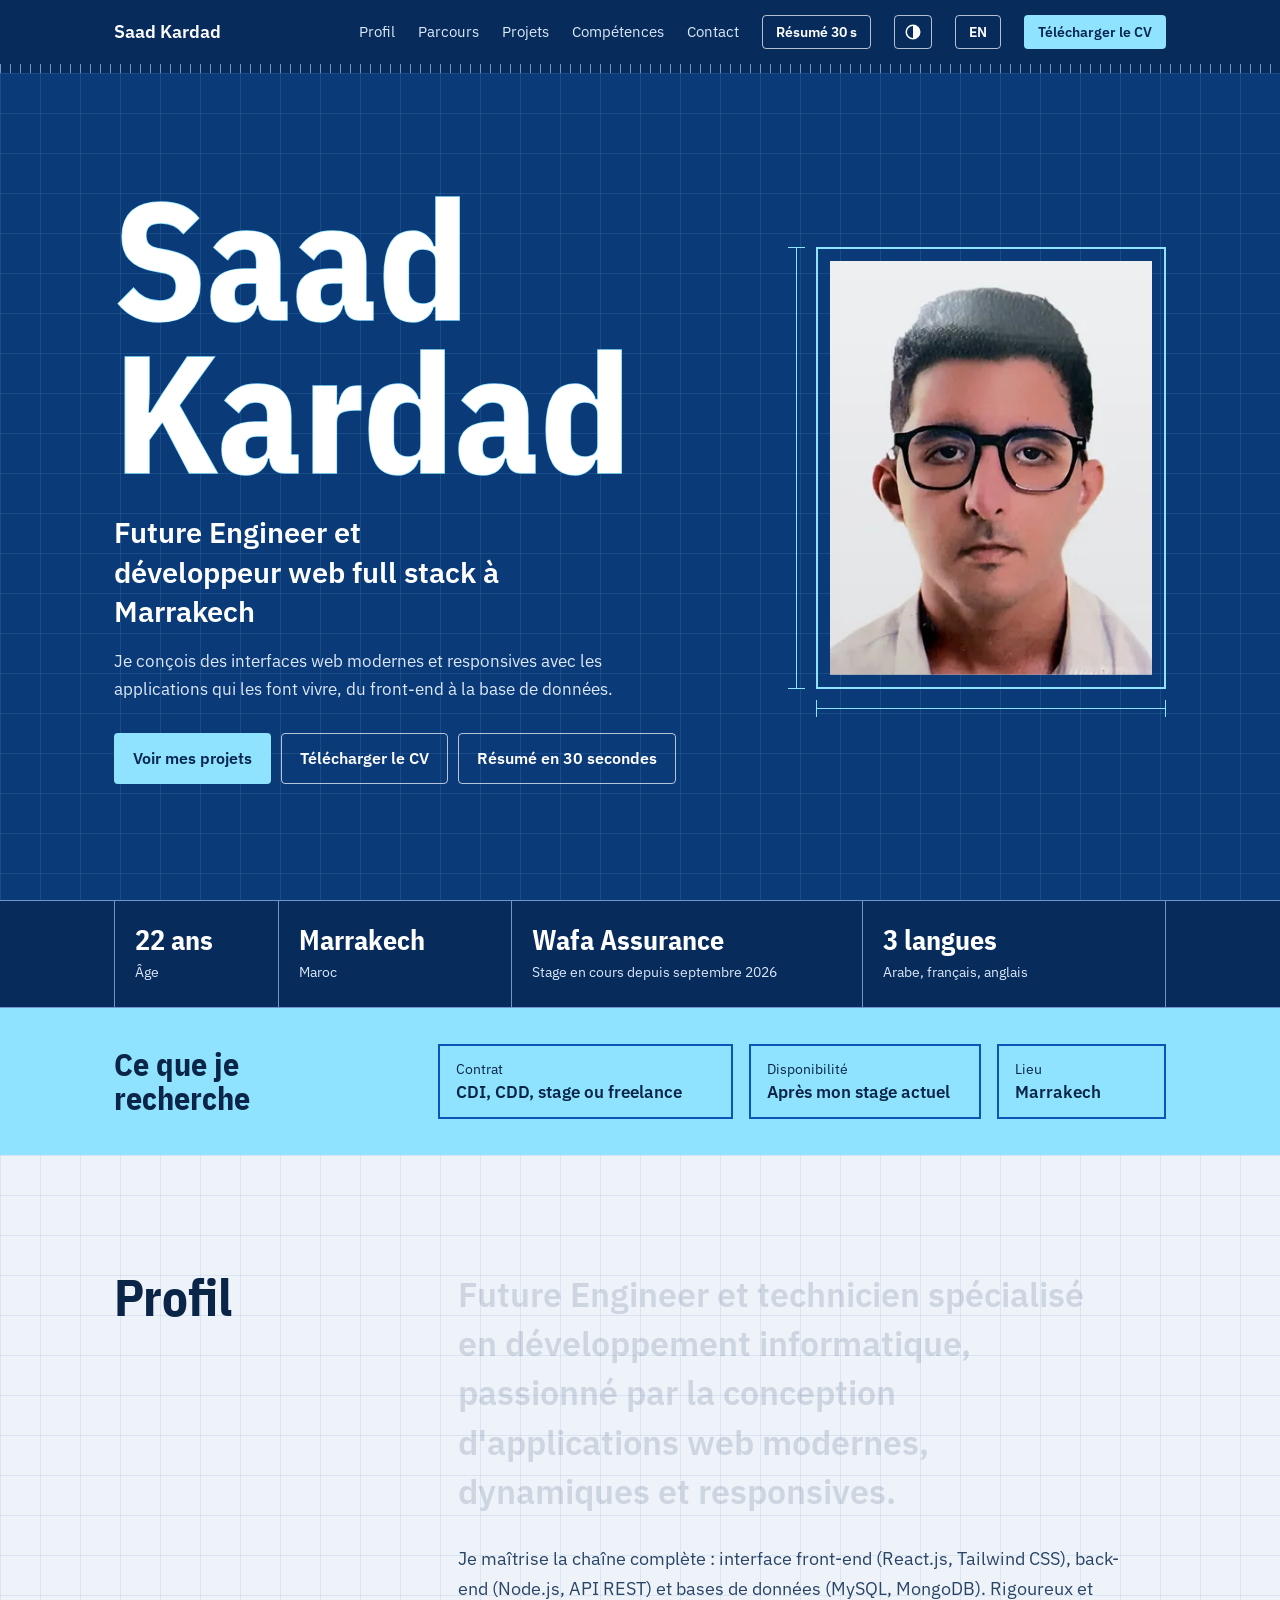
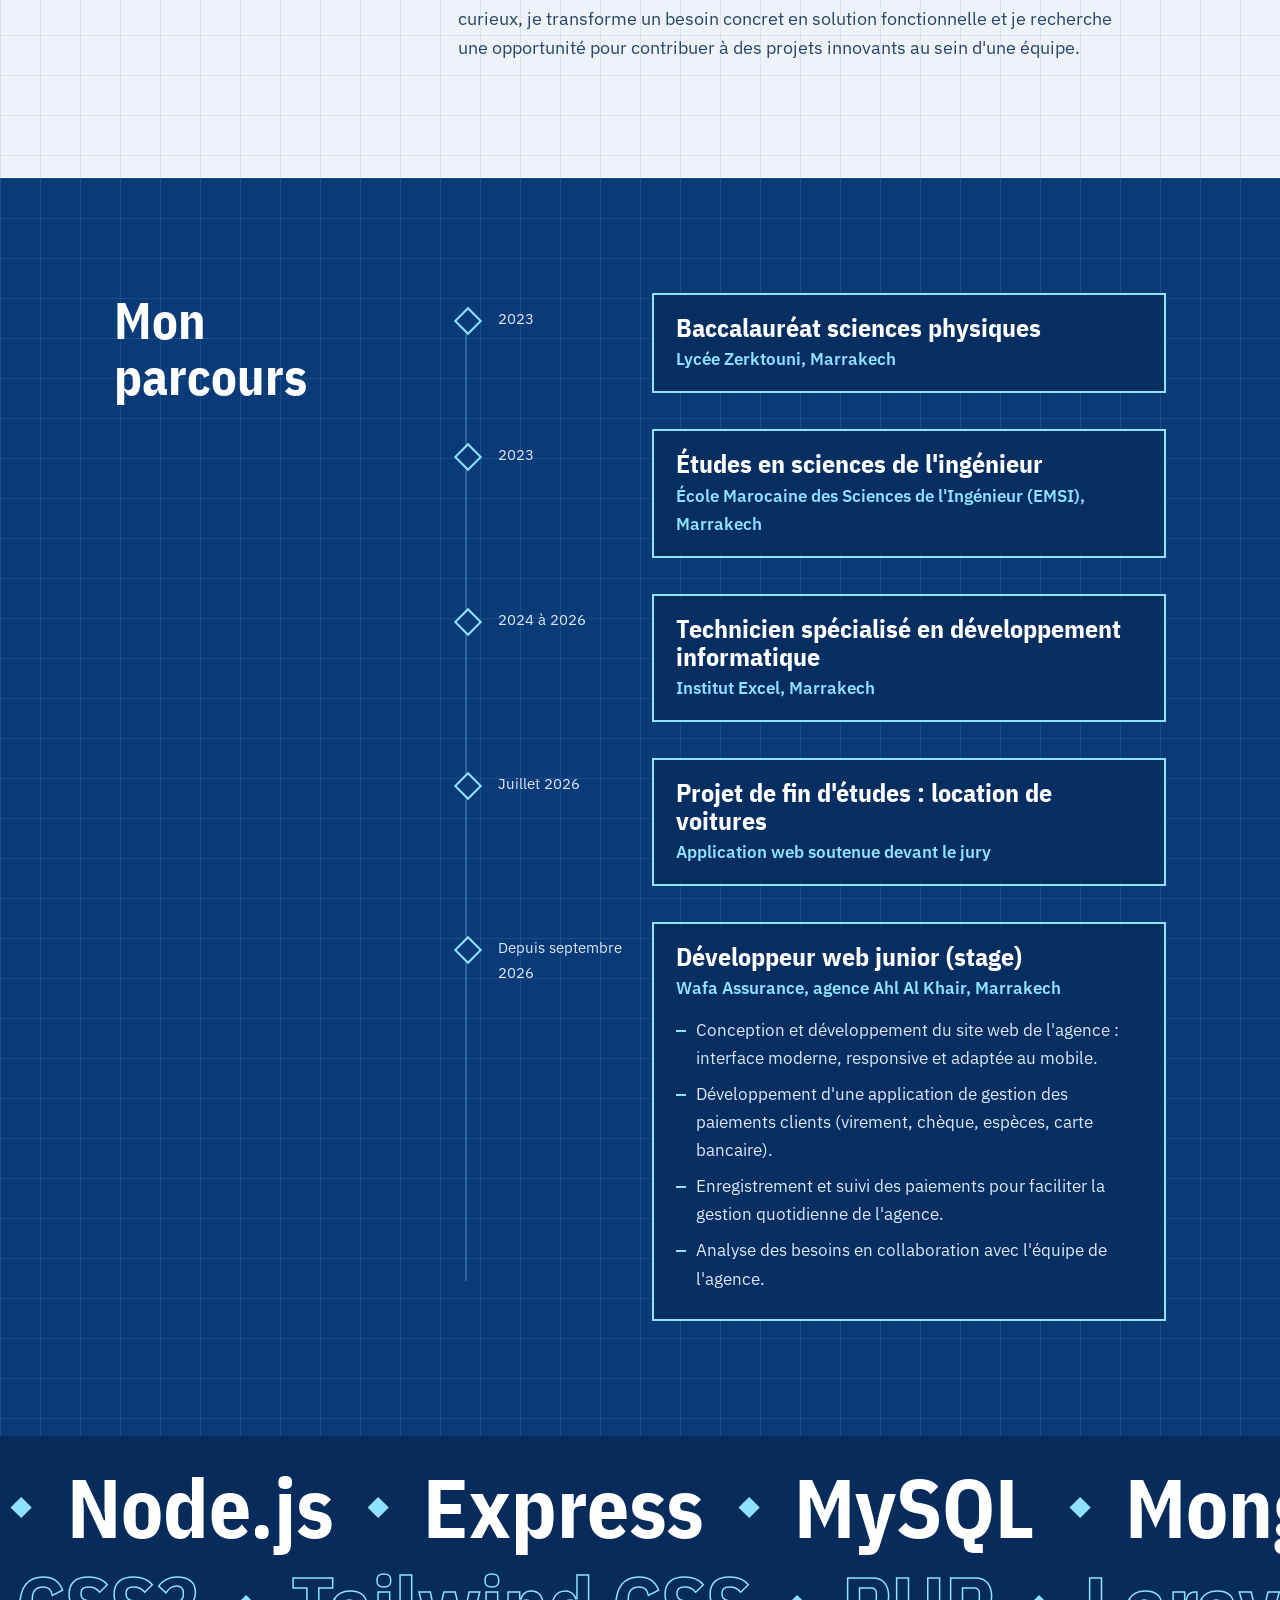
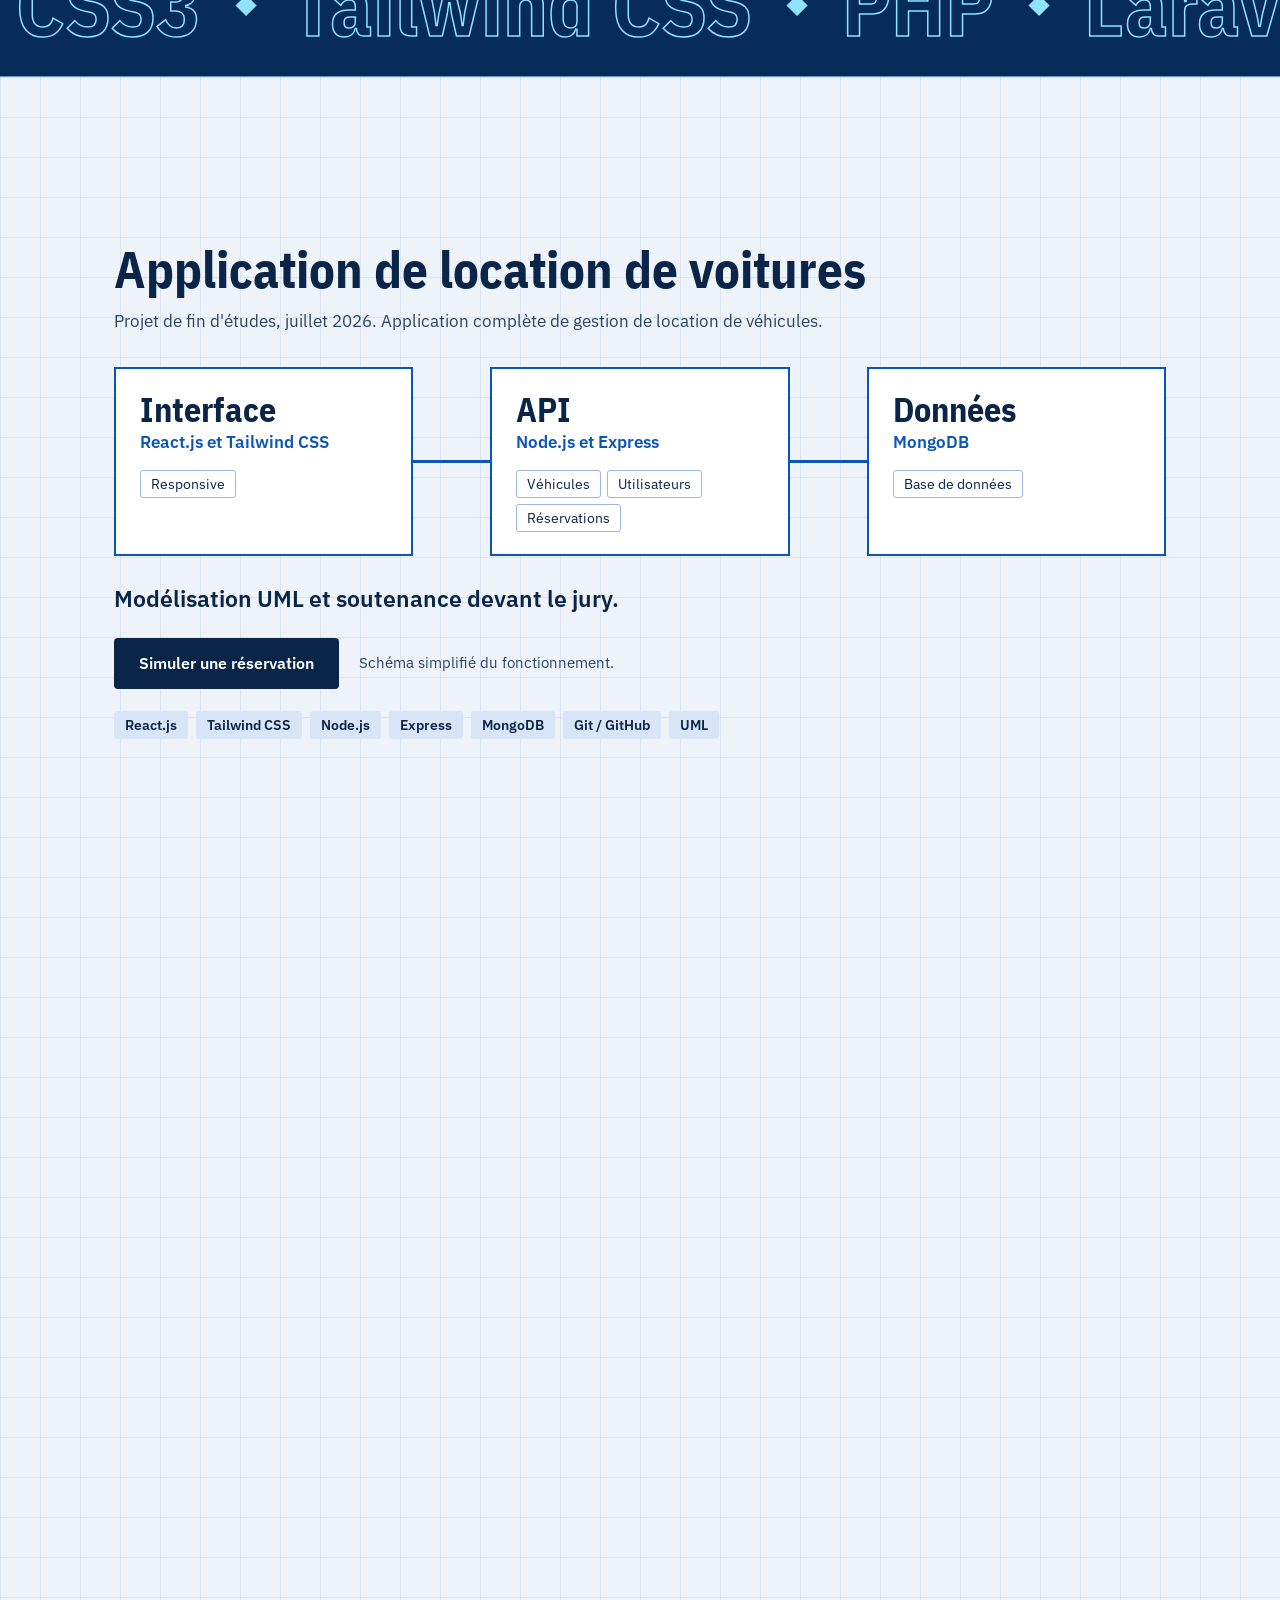
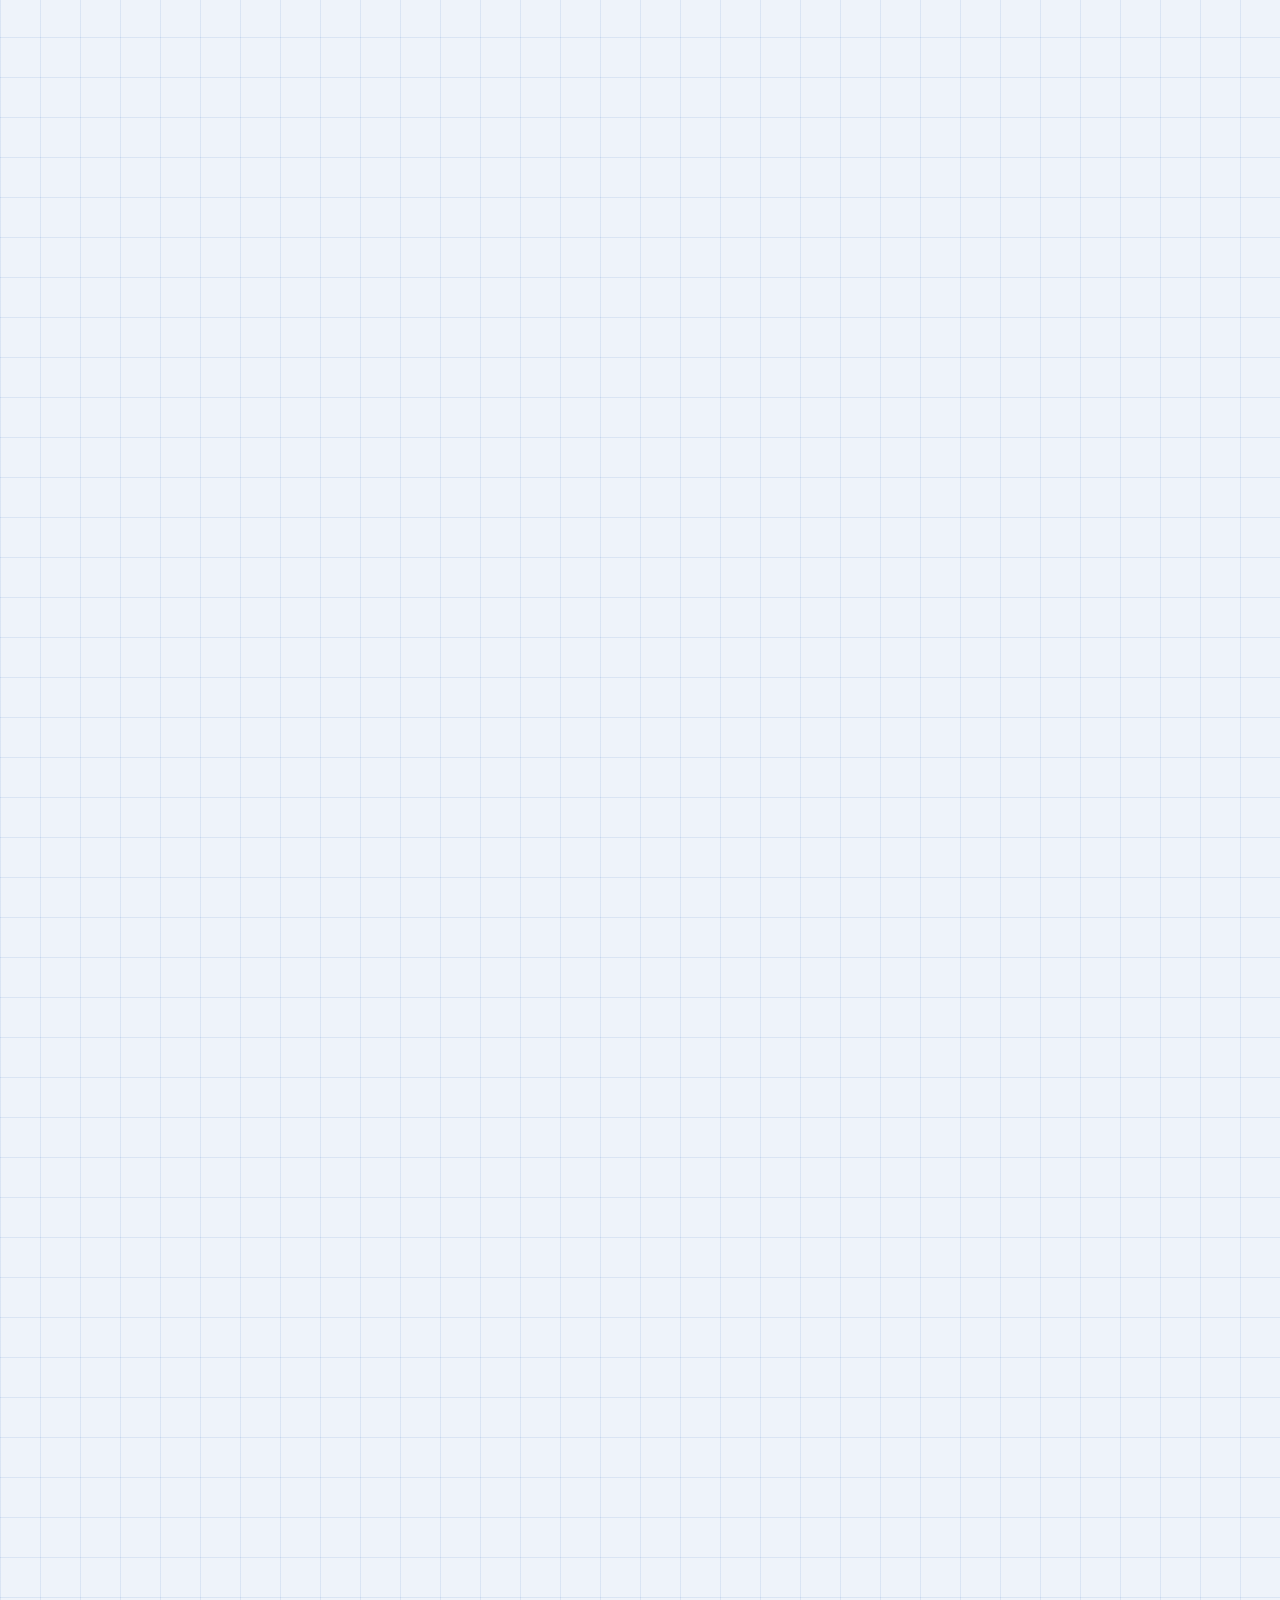
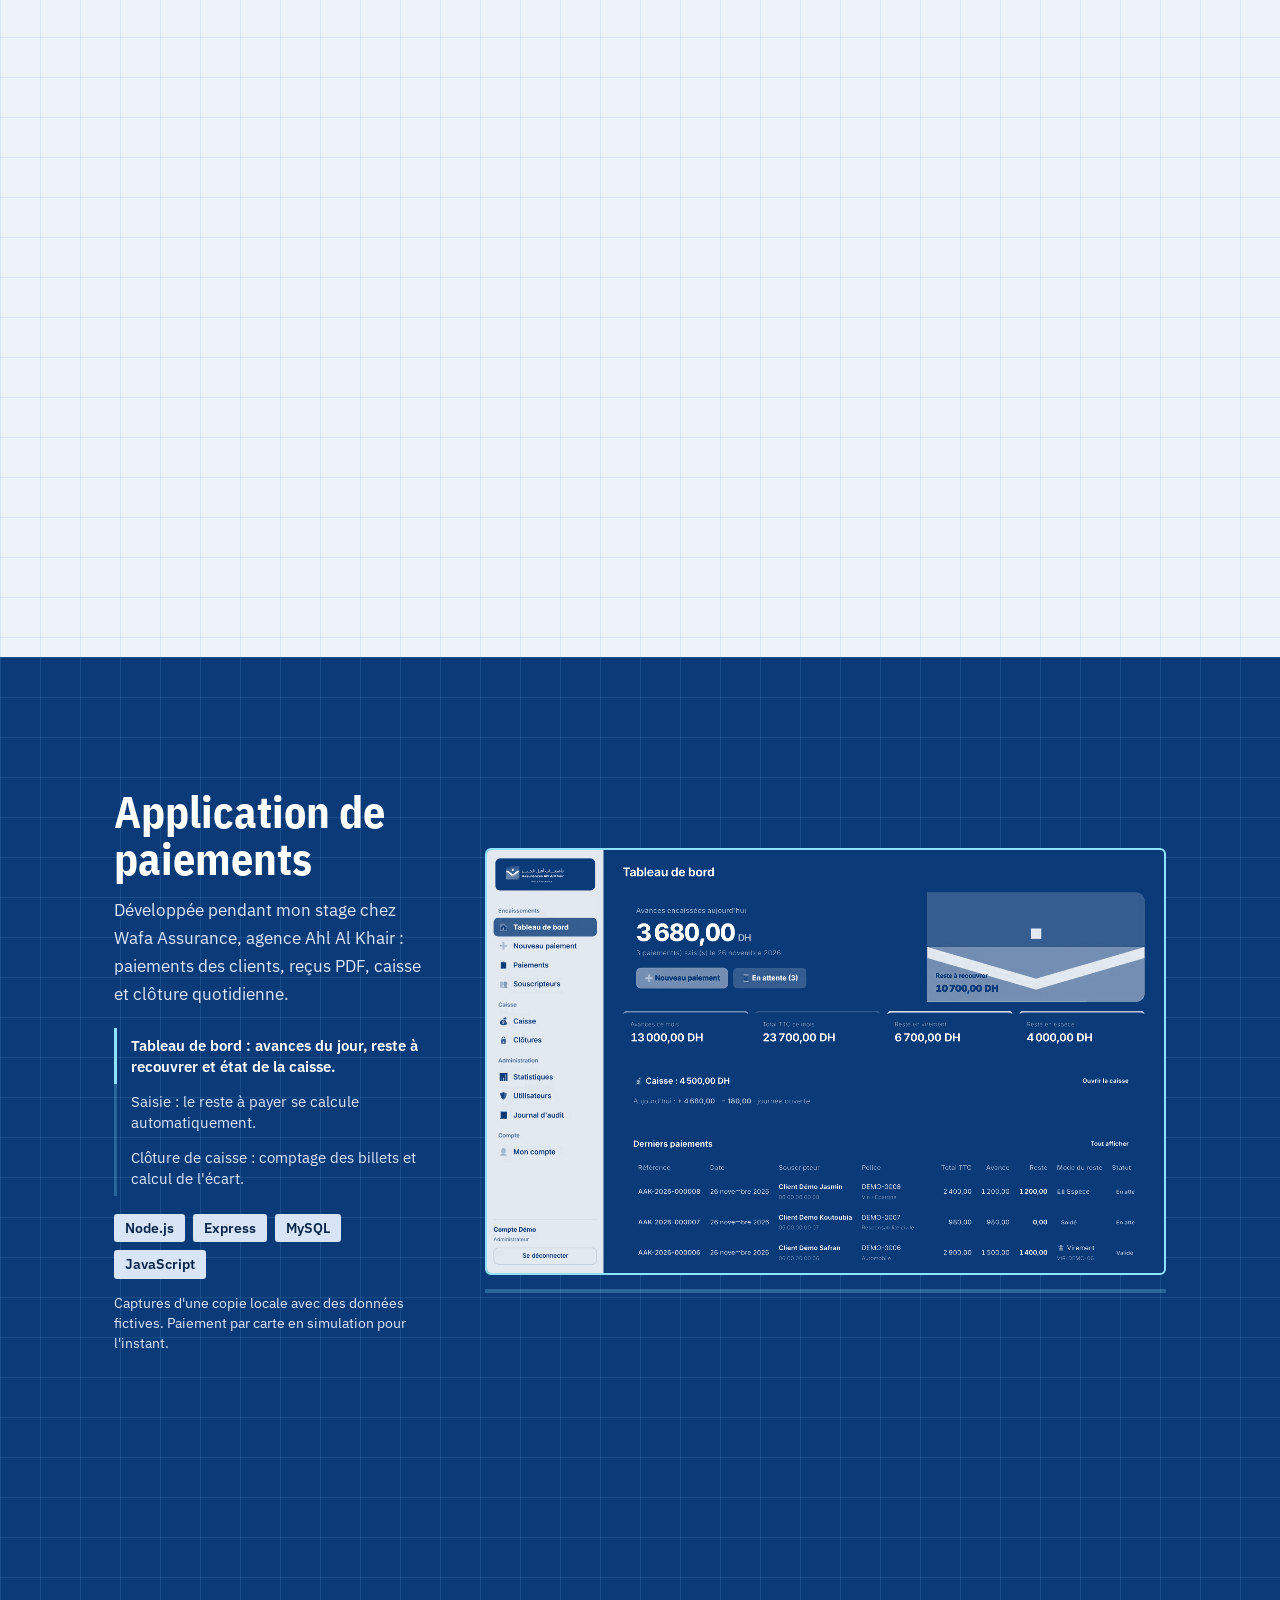
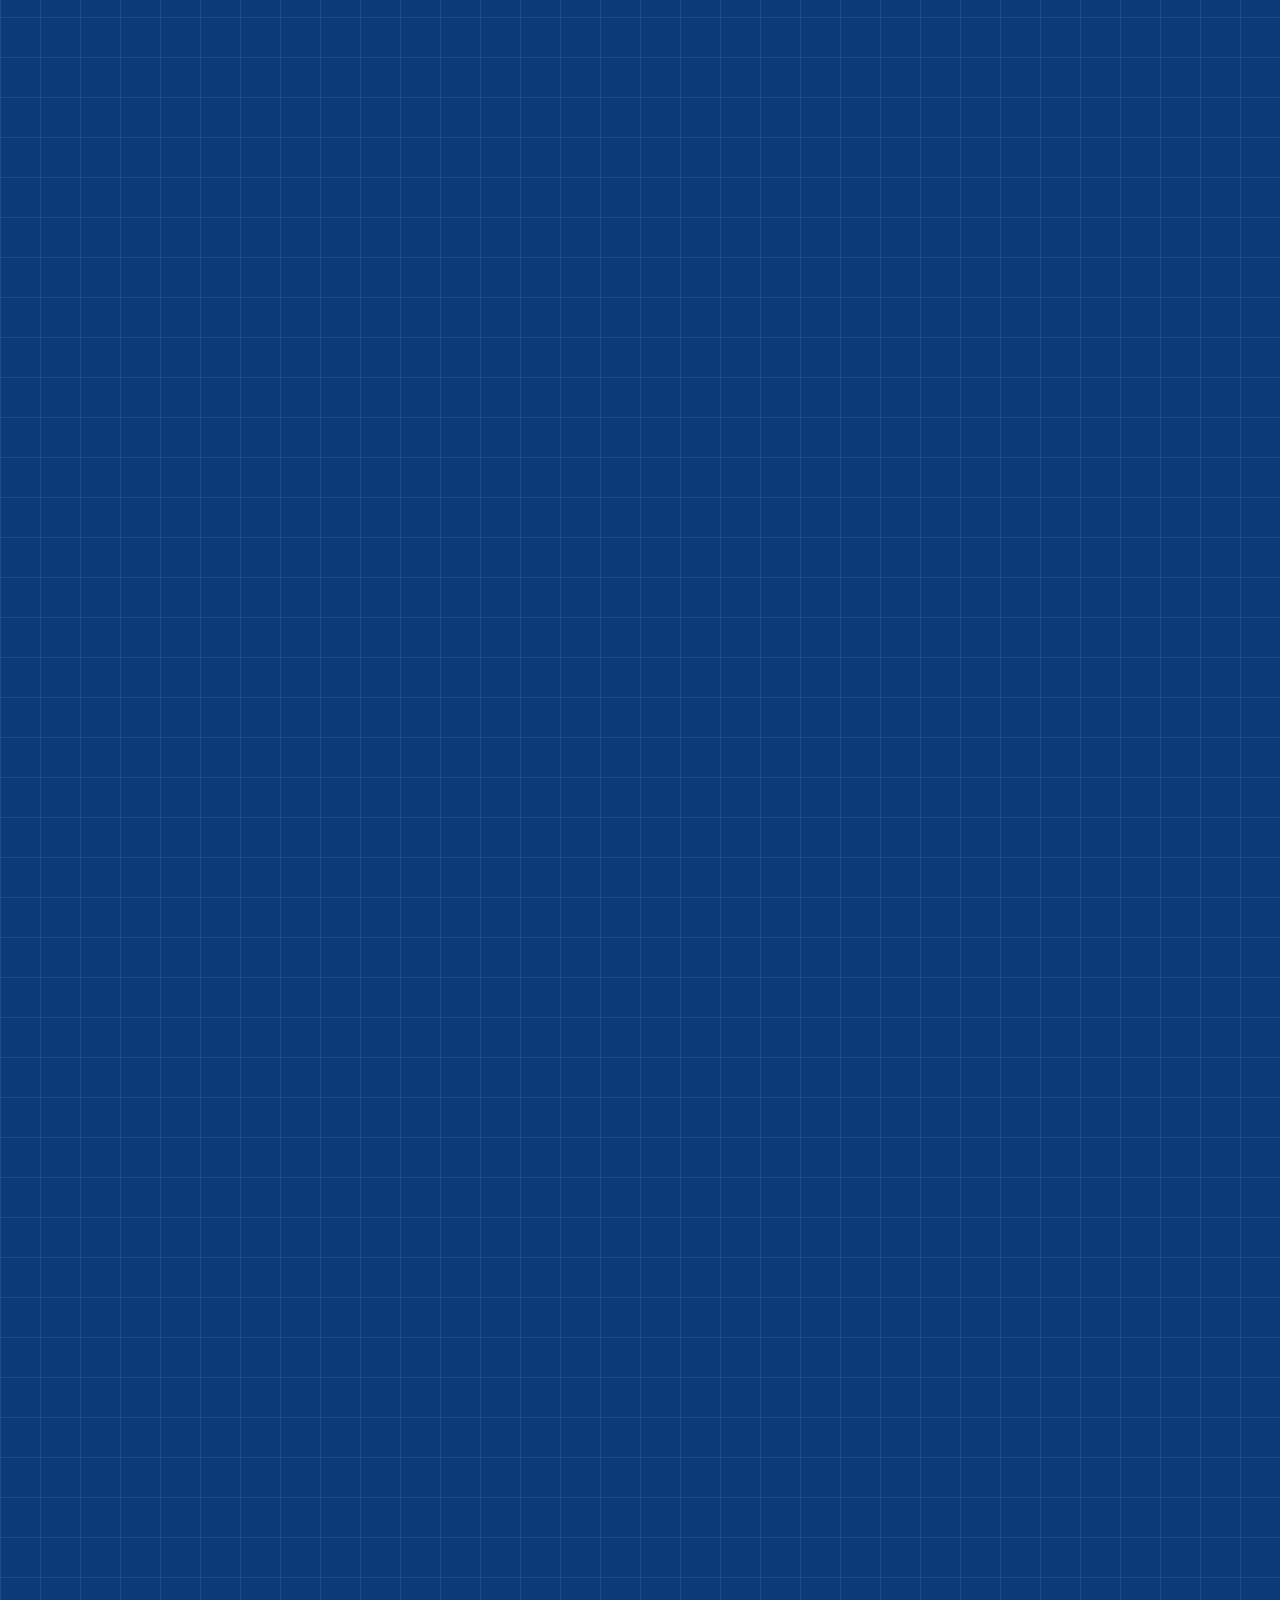
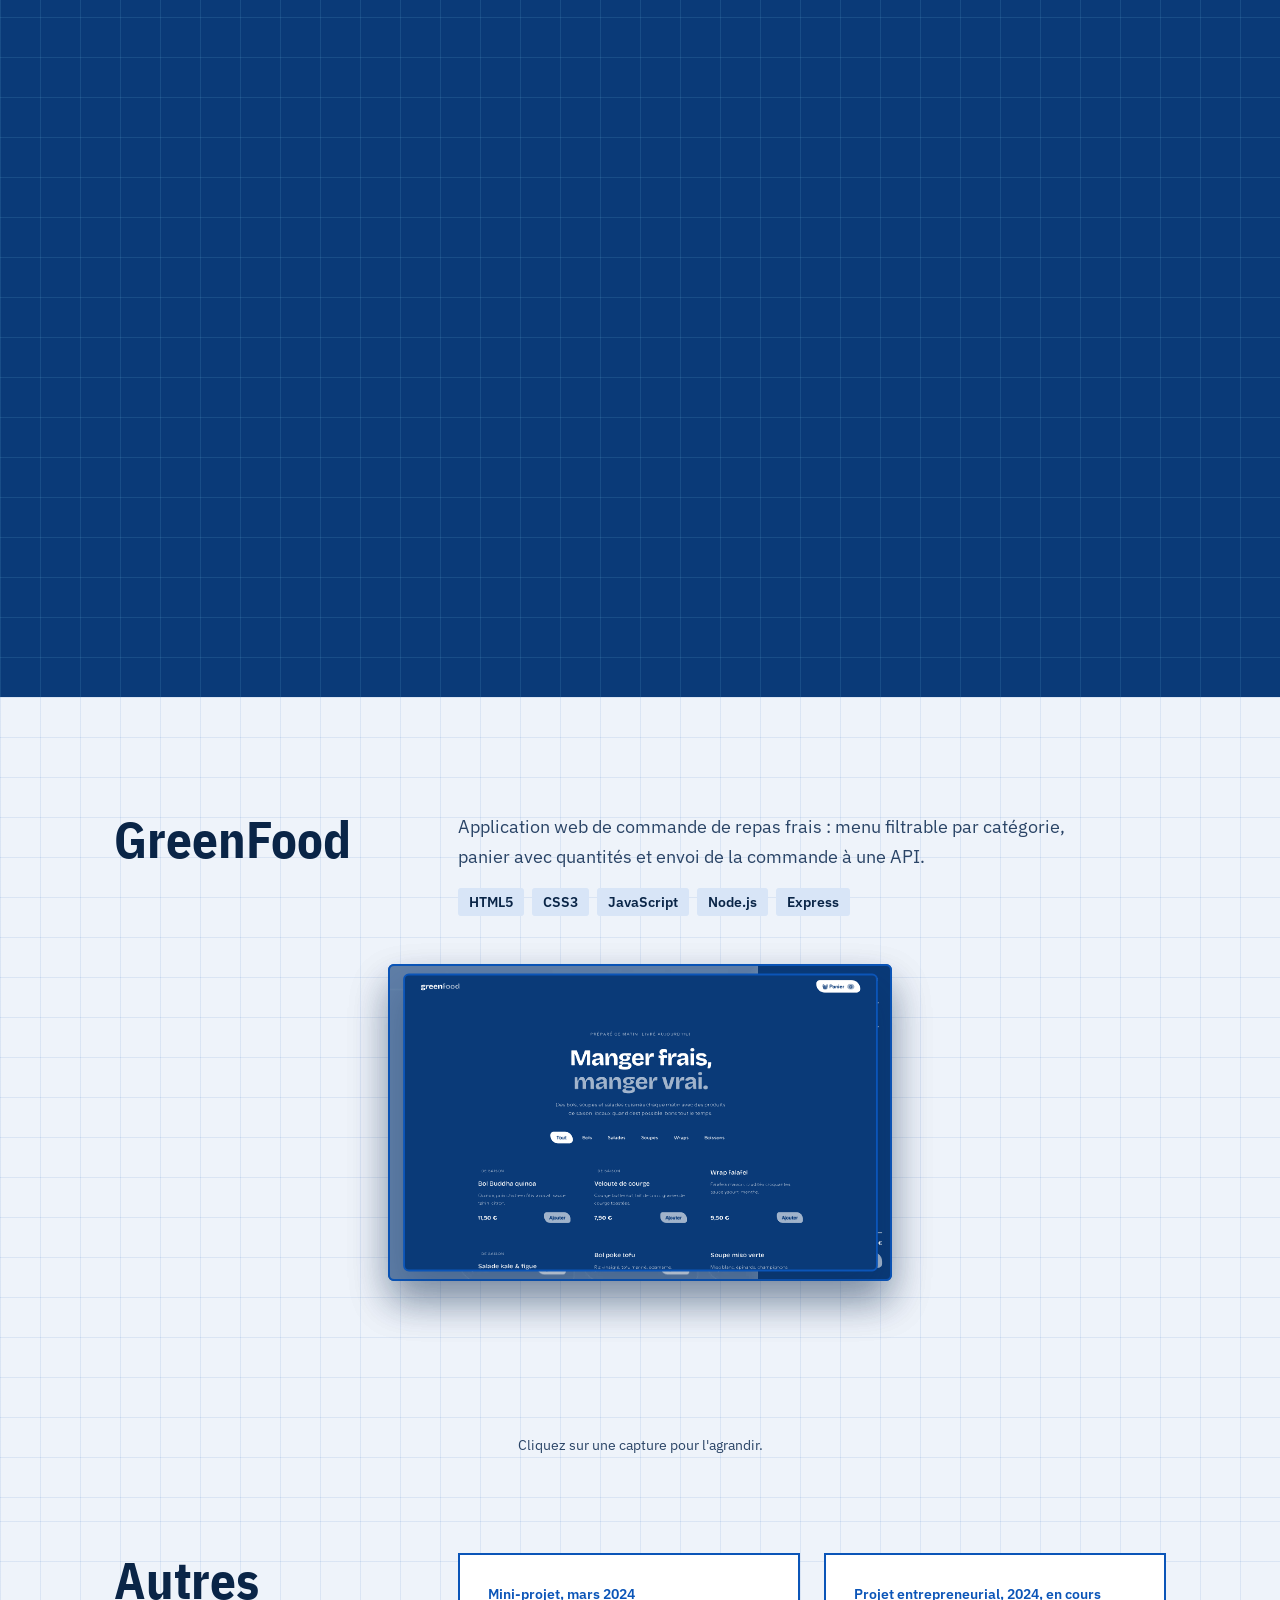
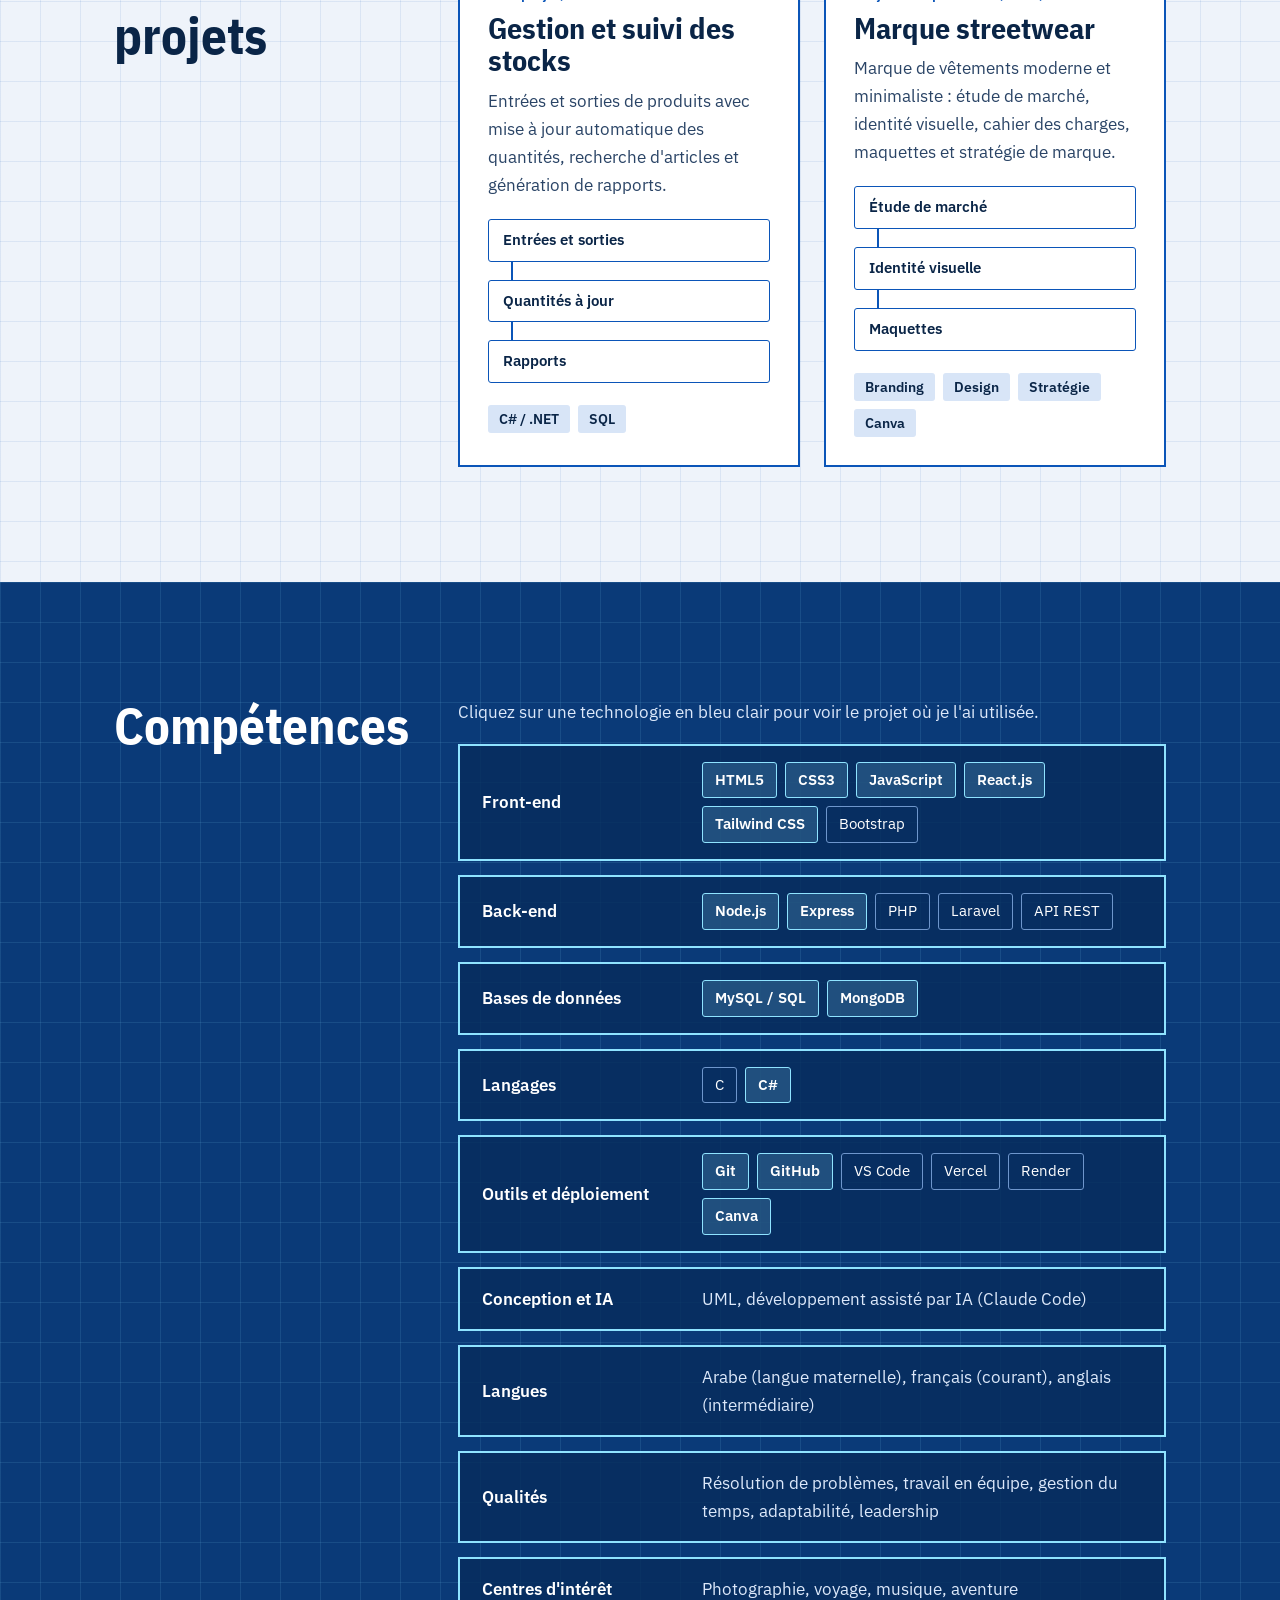
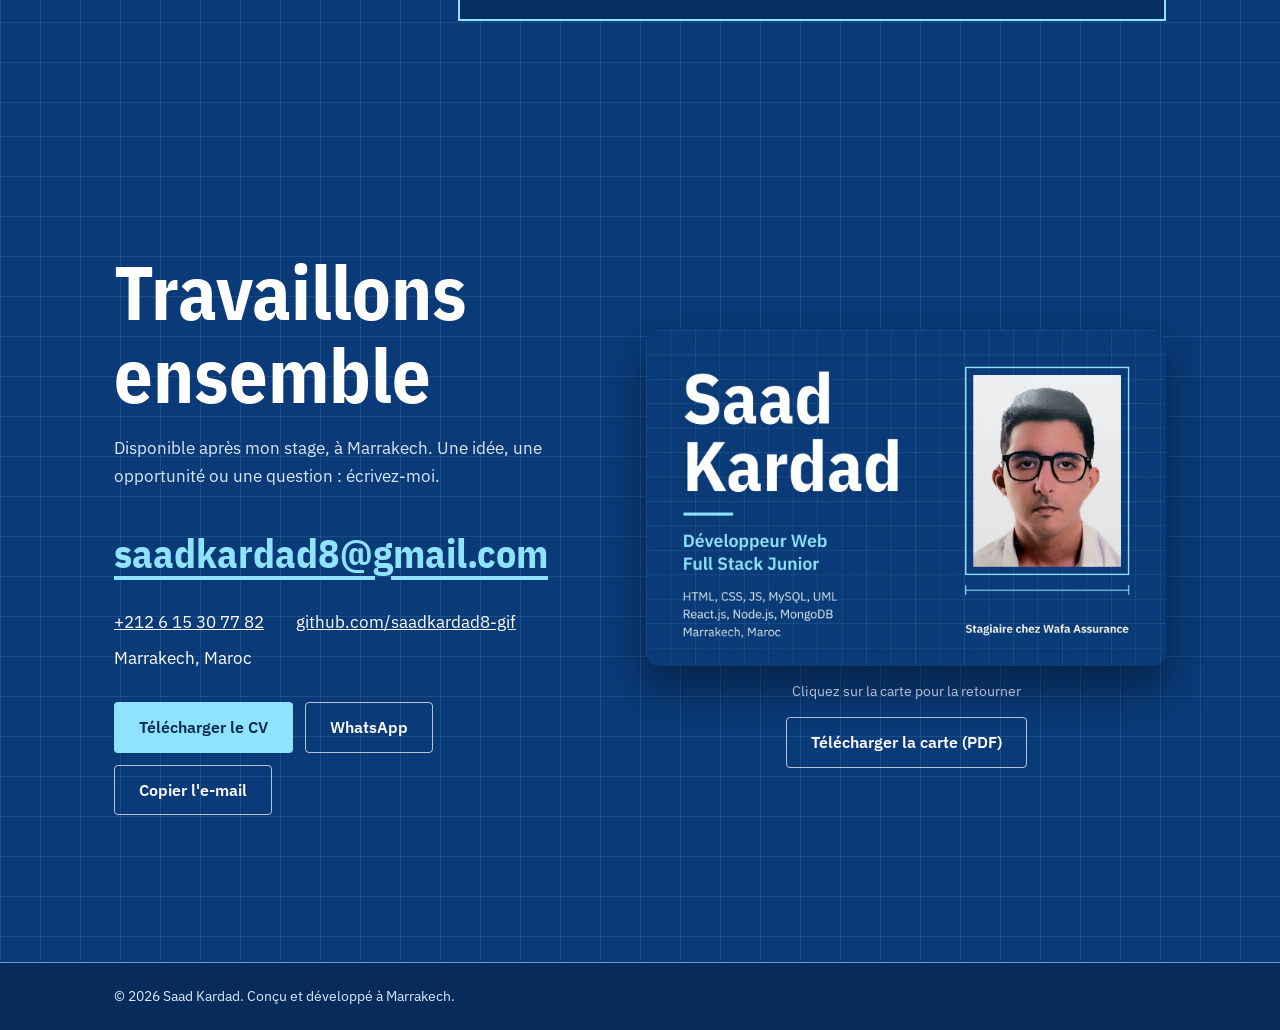
<file: index.html>
<!DOCTYPE html>
<html lang="fr">
<head>
<meta charset="UTF-8">
<script>(function(d){d.classList.add("js");try{var t=localStorage.getItem("theme");if(t==="clair"||t==="sombre")d.dataset.theme=t}catch(e){}})(document.documentElement)</script>
<meta name="viewport" content="width=device-width, initial-scale=1">
<title>Saad Kardad, développeur web full stack à Marrakech</title>
<meta name="description" content="Portfolio de Saad Kardad, développeur web full stack junior à Marrakech : React.js, Node.js, PHP, MySQL et MongoDB. CV à télécharger.">
<meta name="author" content="Saad Kardad">
<link rel="canonical" href="https://portfolio-mu-steel-zfnj86dv36.vercel.app/">
<meta property="og:locale" content="fr_FR">
<meta property="og:site_name" content="Saad Kardad">
<meta property="og:title" content="Saad Kardad, développeur web full stack">
<meta property="og:description" content="Développeur web full stack junior à Marrakech. Projets, parcours et CV.">
<meta property="og:type" content="website">
<meta property="og:url" content="https://portfolio-mu-steel-zfnj86dv36.vercel.app/">
<meta property="og:image" content="https://portfolio-mu-steel-zfnj86dv36.vercel.app/og.jpg">
<meta property="og:image:width" content="1200">
<meta property="og:image:height" content="630">
<meta property="og:image:alt" content="Saad Kardad, développeur web full stack à Marrakech">
<meta name="twitter:card" content="summary_large_image">
<meta name="theme-color" content="#0a3a78">
<link rel="icon" type="image/svg+xml" href="data:image/svg+xml,%3Csvg xmlns='http://www.w3.org/2000/svg' viewBox='0 0 64 64'%3E%3Crect width='64' height='64' rx='14' fill='%230a3a78'/%3E%3Cpath d='M21 20L8 32l13 12M43 20l13 12-13 12' fill='none' stroke='%238fe3ff' stroke-width='6' stroke-linecap='round' stroke-linejoin='round'/%3E%3Cpath d='M37 15L27 49' fill='none' stroke='%23ffffff' stroke-width='6' stroke-linecap='round' stroke-linejoin='round'/%3E%3C/svg%3E">
<link rel="preload" as="image" href="photo-560.webp" imagesrcset="photo-360.webp 360w, photo-560.webp 560w" imagesizes="(max-width: 920px) 190px, 322px" fetchpriority="high">
<link rel="preload" href="fonts/ibm-plex-sans-condensed-latin-700-normal.woff2" as="font" type="font/woff2" crossorigin>
<link rel="preload" href="fonts/ibm-plex-sans-latin-400-normal.woff2" as="font" type="font/woff2" crossorigin>
<link rel="preload" href="fonts/ibm-plex-sans-latin-600-normal.woff2" as="font" type="font/woff2" crossorigin>
<link rel="stylesheet" href="style.css">
<script type="application/ld+json">{"@context":"https://schema.org","@type":"ProfilePage","mainEntity":{"@type":"Person","name":"Saad Kardad","jobTitle":"Développeur web full stack junior","url":"https://portfolio-mu-steel-zfnj86dv36.vercel.app/","image":"https://portfolio-mu-steel-zfnj86dv36.vercel.app/photo.jpg","address":{"@type":"PostalAddress","addressLocality":"Marrakech","addressCountry":"MA"},"alumniOf":{"@type":"EducationalOrganization","name":"Institut Excel, Marrakech"},"knowsAbout":["React.js","Node.js","Express","JavaScript","PHP","Laravel","MySQL","MongoDB","C#"],"knowsLanguage":["ar","fr","en"],"sameAs":["https://github.com/saadkardad8-gif"]}}</script>
</head>
<body>
<a class="skip" href="#contenu">Aller au contenu</a>

<header>
  <div class="wrap bar">
    <a class="brand" href="#accueil">Saad Kardad</a>
    <div class="menu" id="menu">
      <nav aria-label="Sections">
        <a href="#profil">Profil</a>
        <a href="#parcours">Parcours</a>
        <a href="#projets">Projets</a>
        <a href="#competences">Compétences</a>
        <a href="#contact">Contact</a>
      </nav>
      <button class="btn btn-line btn-small head-recap open-recap" type="button">Résumé 30 s</button>
      <button class="btn btn-line btn-small theme-btn" type="button"><svg viewBox="0 0 24 24" width="18" height="18" aria-hidden="true"><circle cx="12" cy="12" r="9" fill="none" stroke="currentColor" stroke-width="2"/><path d="M12 3a9 9 0 0 1 0 18z" fill="currentColor"/></svg><span class="theme-name">Thème : plan</span></button>
      <a class="btn btn-solid btn-small menu-cv" href="SaadkardadCv.pdf" download="CV_Saad_Kardad.pdf">Télécharger le CV</a>
    </div>
    <button class="btn btn-line btn-small lang-btn" type="button" lang="en" aria-label="EN, switch to English">EN</button>
    <a class="btn btn-solid btn-small head-cv" href="SaadkardadCv.pdf" download="CV_Saad_Kardad.pdf">Télécharger le CV</a>
    <button class="btn btn-line btn-small menu-btn" type="button" aria-expanded="false" aria-controls="menu" aria-label="Menu"><i aria-hidden="true"></i></button>
  </div>
  <div class="ruler" aria-hidden="true"><i></i></div>
</header>

<main id="contenu">

<section class="hero sheet dark" id="accueil">
  <div class="crosshair" aria-hidden="true"><i class="h"></i><i class="v"></i><span></span></div>
  <div class="wrap hero-grid">
    <div class="hero-text">
      <h1 aria-label="Saad Kardad"><span data-text="Saad">Saad</span> <span data-text="Kardad">Kardad</span></h1>
      <p class="role">Future Engineer et développeur web full stack à Marrakech</p>
      <p class="pitch">Je conçois des interfaces web modernes et responsives avec les applications qui les font vivre, du front-end à la base de données.</p>
      <div class="actions">
        <a class="btn btn-solid" href="#projets">Voir mes projets</a>
        <a class="btn btn-line" href="SaadkardadCv.pdf" download="CV_Saad_Kardad.pdf">Télécharger le CV</a>
        <button class="btn btn-line open-recap" type="button">Résumé en 30 secondes</button>
      </div>
    </div>
    <figure class="portrait">
      <div class="dim dim-x" aria-hidden="true"></div>
      <div class="dim dim-y" aria-hidden="true"></div>
      <div class="frame draw">
        <div class="shot"><img src="photo-560.webp" srcset="photo-360.webp 360w, photo-560.webp 560w" sizes="(max-width: 920px) 190px, 322px" width="560" height="720" alt="Portrait de Saad Kardad" fetchpriority="high"></div>
        <i class="scan" aria-hidden="true"></i>
      </div>
    </figure>
  </div>
</section>

<div class="cartouche dark">
  <ul class="wrap">
    <li><strong>22 ans</strong><span>Âge</span></li>
    <li><strong>Marrakech</strong><span>Maroc</span></li>
    <li><strong>Wafa Assurance</strong><span>Stage en cours depuis septembre 2026</span></li>
    <li><strong>3 langues</strong><span>Arabe, français, anglais</span></li>
  </ul>
</div>

<section class="wanted" id="recherche">
  <div class="wrap">
    <h2>Ce que je recherche</h2>
    <dl>
      <div class="draw"><dt>Contrat</dt><dd>CDI, CDD, stage ou freelance</dd></div>
      <div class="draw"><dt>Disponibilité</dt><dd>Après mon stage actuel</dd></div>
      <div class="draw"><dt>Lieu</dt><dd>Marrakech</dd></div>
    </dl>
  </div>
</section>

<section class="block sheet light" id="profil">
  <div class="wrap split">
    <h2 class="title">Profil</h2>
    <div class="profile">
      <p class="lead">Future Engineer et technicien spécialisé en développement informatique, passionné par la conception d'applications web modernes, dynamiques et responsives.</p>
      <p class="text">Je maîtrise la chaîne complète : interface front-end (React.js, Tailwind CSS), back-end (Node.js, API REST) et bases de données (MySQL, MongoDB). Rigoureux et curieux, je transforme un besoin concret en solution fonctionnelle et je recherche une opportunité pour contribuer à des projets innovants au sein d'une équipe.</p>
    </div>
  </div>
</section>

<section class="block sheet dark" id="parcours">
  <div class="wrap split">
    <h2 class="title">Mon parcours</h2>
    <ol class="timeline">
      <li>
        <p class="when">2023</p>
        <div class="box draw"><h3>Baccalauréat sciences physiques</h3><p class="where">Lycée Zerktouni, Marrakech</p></div>
      </li>
      <li>
        <p class="when">2023</p>
        <div class="box draw"><h3>Études en sciences de l'ingénieur</h3><p class="where">École Marocaine des Sciences de l'Ingénieur (EMSI), Marrakech</p></div>
      </li>
      <li>
        <p class="when">2024 à 2026</p>
        <div class="box draw"><h3>Technicien spécialisé en développement informatique</h3><p class="where">Institut Excel, Marrakech</p></div>
      </li>
      <li>
        <p class="when">Juillet 2026</p>
        <div class="box draw"><h3>Projet de fin d'études : location de voitures</h3><p class="where">Application web soutenue devant le jury</p></div>
      </li>
      <li class="now">
        <p class="when">Depuis septembre 2026</p>
        <div class="box draw"><h3>Développeur web junior (stage)</h3><p class="where">Wafa Assurance, agence Ahl Al Khair, Marrakech</p>
          <ul class="points">
            <li>Conception et développement du site web de l'agence : interface moderne, responsive et adaptée au mobile.</li>
            <li>Développement d'une application de gestion des paiements clients (virement, chèque, espèces, carte bancaire).</li>
            <li>Enregistrement et suivi des paiements pour faciliter la gestion quotidienne de l'agence.</li>
            <li>Analyse des besoins en collaboration avec l'équipe de l'agence.</li>
          </ul>
        </div>
      </li>
    </ol>
  </div>
</section>

<div class="band" aria-hidden="true">
  <p><span>React.js</span><span>Node.js</span><span>Express</span><span>MySQL</span><span>MongoDB</span><span>JavaScript</span><span>React.js</span><span>Node.js</span><span>Express</span><span>MySQL</span><span>MongoDB</span><span>JavaScript</span></p>
  <p><span>HTML5</span><span>CSS3</span><span>Tailwind CSS</span><span>PHP</span><span>Laravel</span><span>C#</span><span>Git</span><span>HTML5</span><span>CSS3</span><span>Tailwind CSS</span><span>PHP</span><span>Laravel</span><span>C#</span><span>Git</span></p>
</div>

<section class="build sheet light" id="projets">
  <div class="build-pin">
    <div class="wrap">
      <h2 class="title">Application de location de voitures</h2>
      <p class="build-sub">Projet de fin d'études, juillet 2026. Application complète de gestion de location de véhicules.</p>
      <div class="arch">
        <div class="node draw" data-stage="1">
          <h3>Interface</h3>
          <p>React.js et Tailwind CSS</p>
          <ul><li>Responsive</li></ul>
        </div>
        <div class="wire" data-stage="2" aria-hidden="true"><i></i><b></b></div>
        <div class="node draw" data-stage="2">
          <h3>API</h3>
          <p>Node.js et Express</p>
          <ul><li>Véhicules</li><li>Utilisateurs</li><li>Réservations</li></ul>
        </div>
        <div class="wire" data-stage="3" aria-hidden="true"><i></i><b></b></div>
        <div class="node draw" data-stage="3">
          <h3>Données</h3>
          <p>MongoDB</p>
          <ul><li>Base de données</li></ul>
        </div>
      </div>
      <ol class="steps">
        <li data-step="1">Une interface responsive avec React.js et Tailwind CSS.</li>
        <li data-step="2">Un back-end Node.js pour les véhicules, les utilisateurs et les réservations.</li>
        <li data-step="3">MongoDB conserve les données de l'application.</li>
        <li data-step="4">Modélisation UML et soutenance devant le jury.</li>
      </ol>
      <div class="sim">
        <button class="btn btn-ink run" type="button">Simuler une réservation</button>
        <p class="log" role="status">Schéma simplifié du fonctionnement.</p>
      </div>
      <ul class="tags" aria-label="Technologies">
        <li>React.js</li><li>Tailwind CSS</li><li>Node.js</li><li>Express</li><li>MongoDB</li><li>Git / GitHub</li><li>UML</li>
      </ul>
    </div>
  </div>
</section>

<section class="tour sheet dark" id="paiements">
  <div class="tour-pin">
    <div class="wrap tour-grid">
      <div class="tour-text">
        <h2 class="title">Application de paiements</h2>
        <p class="tour-sub">Développée pendant mon stage chez Wafa Assurance, agence Ahl Al Khair : paiements des clients, reçus PDF, caisse et clôture quotidienne.</p>
        <ol class="tour-caps">
          <li><button type="button">Tableau de bord : avances du jour, reste à recouvrer et état de la caisse.</button></li>
          <li><button type="button">Saisie : le reste à payer se calcule automatiquement.</button></li>
          <li><button type="button">Clôture de caisse : comptage des billets et calcul de l'écart.</button></li>
        </ol>
        <ul class="tags" aria-label="Technologies"><li>Node.js</li><li>Express</li><li>MySQL</li><li>JavaScript</li></ul>
        <p class="note">Captures d'une copie locale avec des données fictives. Paiement par carte en simulation pour l'instant.</p>
      </div>
      <div class="tour-view">
        <div class="track">
          <figure class="slide">
            <button class="shotbtn" type="button" aria-label="Agrandir la capture du tableau de bord">
              <img class="under" src="shots/paiements-tableau.webp" width="1280" height="800" alt="" loading="lazy">
              <img class="over" src="shots/paiements-tableau.webp" width="1280" height="800" alt="Tableau de bord de l'application de paiements, avec des données fictives" loading="lazy">
              <i aria-hidden="true"></i>
            </button>
            <figcaption>Tableau de bord : avances du jour, reste à recouvrer et état de la caisse.</figcaption>
          </figure>
          <figure class="slide">
            <button class="shotbtn" type="button" aria-label="Agrandir la capture de la saisie">
              <img class="under" src="shots/paiements-saisie.webp" width="1280" height="800" alt="" loading="lazy">
              <img class="over" src="shots/paiements-saisie.webp" width="1280" height="800" alt="Formulaire de saisie d'un paiement, avec des données fictives" loading="lazy">
              <i aria-hidden="true"></i>
            </button>
            <figcaption>Saisie : le reste à payer se calcule automatiquement.</figcaption>
          </figure>
          <figure class="slide">
            <button class="shotbtn" type="button" aria-label="Agrandir la capture de la clôture">
              <img class="under" src="shots/paiements-cloture.webp" width="1280" height="800" alt="" loading="lazy">
              <img class="over" src="shots/paiements-cloture.webp" width="1280" height="800" alt="Écran de clôture de caisse, avec des données fictives" loading="lazy">
              <i aria-hidden="true"></i>
            </button>
            <figcaption>Clôture de caisse : comptage des billets et calcul de l'écart.</figcaption>
          </figure>
        </div>
        <div class="tour-bar" aria-hidden="true"><i></i></div>
      </div>
    </div>
  </div>
</section>

<section class="food sheet light" id="greenfood">
  <div class="wrap">
    <div class="food-head">
      <h2 class="title">GreenFood</h2>
      <div>
        <p>Application web de commande de repas frais : menu filtrable par catégorie, panier avec quantités et envoi de la commande à une API.</p>
        <ul class="tags" aria-label="Technologies"><li>HTML5</li><li>CSS3</li><li>JavaScript</li><li>Node.js</li><li>Express</li></ul>
      </div>
    </div>
    <div class="fan">
      <button class="shotbtn left" type="button" aria-label="Agrandir la capture du menu">
              <img class="under" src="shots/greenfood-menu.webp" width="1280" height="800" alt="" loading="lazy">
              <img class="over" src="shots/greenfood-menu.webp" width="1280" height="800" alt="Menu de GreenFood avec les filtres par catégorie" loading="lazy">
              <i aria-hidden="true"></i>
            </button>
      <button class="shotbtn mid" type="button" aria-label="Agrandir la capture de l'accueil">
              <img class="under" src="shots/greenfood-accueil.webp" width="1280" height="800" alt="" loading="lazy">
              <img class="over" src="shots/greenfood-accueil.webp" width="1280" height="800" alt="Page d'accueil de GreenFood" loading="lazy">
              <i aria-hidden="true"></i>
            </button>
      <button class="shotbtn right" type="button" aria-label="Agrandir la capture du panier">
              <img class="under" src="shots/greenfood-panier.webp" width="1280" height="800" alt="" loading="lazy">
              <img class="over" src="shots/greenfood-panier.webp" width="1280" height="800" alt="Panier de GreenFood avec le total de la commande" loading="lazy">
              <i aria-hidden="true"></i>
            </button>
    </div>
    <p class="fan-hint">Cliquez sur une capture pour l'agrandir.</p>
  </div>
</section>

<section class="block sheet light more" id="autres-projets">
  <div class="wrap split">
    <h2 class="title">Autres projets</h2>
    <div class="pair">
      <article class="project draw" id="projet-stocks">
        <p class="meta">Mini-projet, mars 2024</p>
        <h3>Gestion et suivi des stocks</h3>
        <p>Entrées et sorties de produits avec mise à jour automatique des quantités, recherche d'articles et génération de rapports.</p>
        <ol class="flow" aria-label="Fonctionnement"><li>Entrées et sorties</li><li>Quantités à jour</li><li>Rapports</li></ol>
        <ul class="tags" aria-label="Technologies"><li>C# / .NET</li><li>SQL</li></ul>
      </article>
      <article class="project draw" id="projet-marque">
        <p class="meta">Projet entrepreneurial, 2024, en cours</p>
        <h3>Marque streetwear</h3>
        <p>Marque de vêtements moderne et minimaliste : étude de marché, identité visuelle, cahier des charges, maquettes et stratégie de marque.</p>
        <ol class="flow" aria-label="Fonctionnement"><li>Étude de marché</li><li>Identité visuelle</li><li>Maquettes</li></ol>
        <ul class="tags" aria-label="Domaines"><li>Branding</li><li>Design</li><li>Stratégie</li><li>Canva</li></ul>
      </article>
    </div>
  </div>
</section>

<section class="block sheet dark" id="competences">
  <div class="wrap split">
    <h2 class="title">Compétences</h2>
    <div class="skills-zone">
    <p class="skills-hint">Cliquez sur une technologie en bleu clair pour voir le projet où je l'ai utilisée.</p>
    <dl class="skills">
      <div class="draw"><dt>Front-end</dt><dd data-chips>HTML5, CSS3, JavaScript, React.js, Tailwind CSS, Bootstrap</dd></div>
      <div class="draw"><dt>Back-end</dt><dd data-chips>Node.js, Express, PHP, Laravel, API REST</dd></div>
      <div class="draw"><dt>Bases de données</dt><dd data-chips>MySQL / SQL, MongoDB</dd></div>
      <div class="draw"><dt>Langages</dt><dd data-chips>C, C#</dd></div>
      <div class="draw"><dt>Outils et déploiement</dt><dd data-chips>Git, GitHub, VS Code, Vercel, Render, Canva</dd></div>
      <div class="draw"><dt>Conception et IA</dt><dd>UML, développement assisté par IA (Claude Code)</dd></div>
      <div class="draw"><dt>Langues</dt><dd>Arabe (langue maternelle), français (courant), anglais (intermédiaire)</dd></div>
      <div class="draw"><dt>Qualités</dt><dd>Résolution de problèmes, travail en équipe, gestion du temps, adaptabilité, leadership</dd></div>
      <div class="draw"><dt>Centres d'intérêt</dt><dd>Photographie, voyage, musique, aventure</dd></div>
    </dl>
    </div>
  </div>
</section>

<section class="contact sheet dark" id="contact">
  <div class="wrap contact-grid">
    <div>
      <h2 class="title">Travaillons ensemble</h2>
      <p>Disponible après mon stage, à Marrakech. Une idée, une opportunité ou une question : écrivez-moi.</p>
      <a class="mail" href="mailto:saadkardad8@gmail.com">saadkardad8@gmail.com</a>
      <ul class="coords">
        <li><a href="tel:+212615307782">+212 6 15 30 77 82</a></li>
        <li><a href="https://github.com/saadkardad8-gif" target="_blank" rel="noopener">github.com/saadkardad8-gif</a></li>
        <li>Marrakech, Maroc</li>
      </ul>
      <div class="actions">
        <a class="btn btn-solid" href="SaadkardadCv.pdf" download="CV_Saad_Kardad.pdf">Télécharger le CV</a>
        <a class="btn btn-line whatsapp" href="https://wa.me/212615307782" target="_blank" rel="noopener">WhatsApp</a>
        <button class="btn btn-line copy-mail" type="button">Copier l'e-mail</button>
      </div>
      <p class="copied" role="status"></p>
    </div>
    <div class="card-zone">
      <button class="card-btn" type="button" aria-pressed="false" aria-label="Retourner la carte de visite">
        <span class="card-inner">
          <img class="face recto" src="carte-recto.webp" loading="lazy" width="1360" height="880" alt="Recto de la carte de visite : Saad Kardad, développeur web full stack junior, stagiaire chez Wafa Assurance">
          <img class="face verso" src="carte-verso.webp" loading="lazy" width="1360" height="880" alt="Verso de la carte de visite : téléphone, e-mail, GitHub, Marrakech et QR code pour ajouter le contact">
        </span>
      </button>
      <p class="card-hint">Cliquez sur la carte pour la retourner</p>
      <a class="btn btn-line" href="carte-visite-saad-kardad.pdf" download>Télécharger la carte (PDF)</a>
    </div>
  </div>
</section>
</main>

<dialog class="recap" aria-labelledby="recap-nom">
  <button class="recap-close" type="button" aria-label="Fermer le résumé">×</button>
  <div class="recap-head">
    <img src="photo-360.webp" width="360" height="463" alt="Portrait de Saad Kardad" loading="lazy">
    <div>
      <h2 id="recap-nom">Saad Kardad</h2>
      <p>Future Engineer et développeur web full stack à Marrakech</p>
    </div>
  </div>
  <dl>
    <div><dt>Contrat</dt><dd>CDI, CDD, stage ou freelance</dd></div>
    <div><dt>Disponibilité</dt><dd>Après mon stage actuel</dd></div>
    <div><dt>Lieu</dt><dd>Marrakech</dd></div>
  </dl>
  <ul>
    <li>Stage chez Wafa Assurance : site web de l'agence et application de gestion des paiements clients.</li>
    <li>Projet de fin d'études : application de location de voitures avec React.js, Node.js et MongoDB.</li>
    <li>Aussi : PHP, Laravel, MySQL et C#.</li>
    <li>Arabe (langue maternelle), français (courant), anglais (intermédiaire).</li>
  </ul>
  <div class="recap-actions">
    <a class="btn btn-ink" href="SaadkardadCv.pdf" download="CV_Saad_Kardad.pdf">Télécharger le CV</a>
    <a class="btn btn-ink whatsapp" href="https://wa.me/212615307782" target="_blank" rel="noopener">WhatsApp</a>
    <button class="btn btn-ink copy-mail" type="button">Copier l'e-mail</button>
  </div>
  <p class="recap-coords"><a href="mailto:saadkardad8@gmail.com">saadkardad8@gmail.com</a> <a href="tel:+212615307782">+212 6 15 30 77 82</a></p>
  <p class="copied" role="status"></p>
</dialog>

<dialog class="zoom" aria-label="Capture agrandie">
  <button class="zoom-close" type="button" aria-label="Fermer la capture">×</button>
  <div class="zoom-scroll"><img alt="" width="1280" height="800"></div>
  <p></p>
</dialog>

<dialog class="net-lost" aria-labelledby="net-title">
  <div class="net sheet dark">
    <div class="net-inner">
      <div class="net-schema" aria-hidden="true">
        <span class="net-node">Votre appareil</span>
        <span class="net-wire"><i></i><i></i><b></b></span>
        <span class="net-node">Internet</span>
      </div>
      <h2 id="net-title">Connexion perdue</h2>
      <p>Vérifiez votre Wi-Fi ou vos données mobiles. La reconnexion se fait toute seule dès que le réseau revient.</p>
      <div class="actions">
        <button class="btn btn-solid net-retry" type="button">Réessayer</button>
        <button class="btn btn-line net-close" type="button">Continuer à lire</button>
      </div>
      <p class="net-status" role="status"></p>
    </div>
  </div>
</dialog>

<footer class="dark"><div class="wrap">© 2026 Saad Kardad. Conçu et développé à Marrakech.</div></footer>
<script src="app.js"></script>
</body>
</html>
</file>
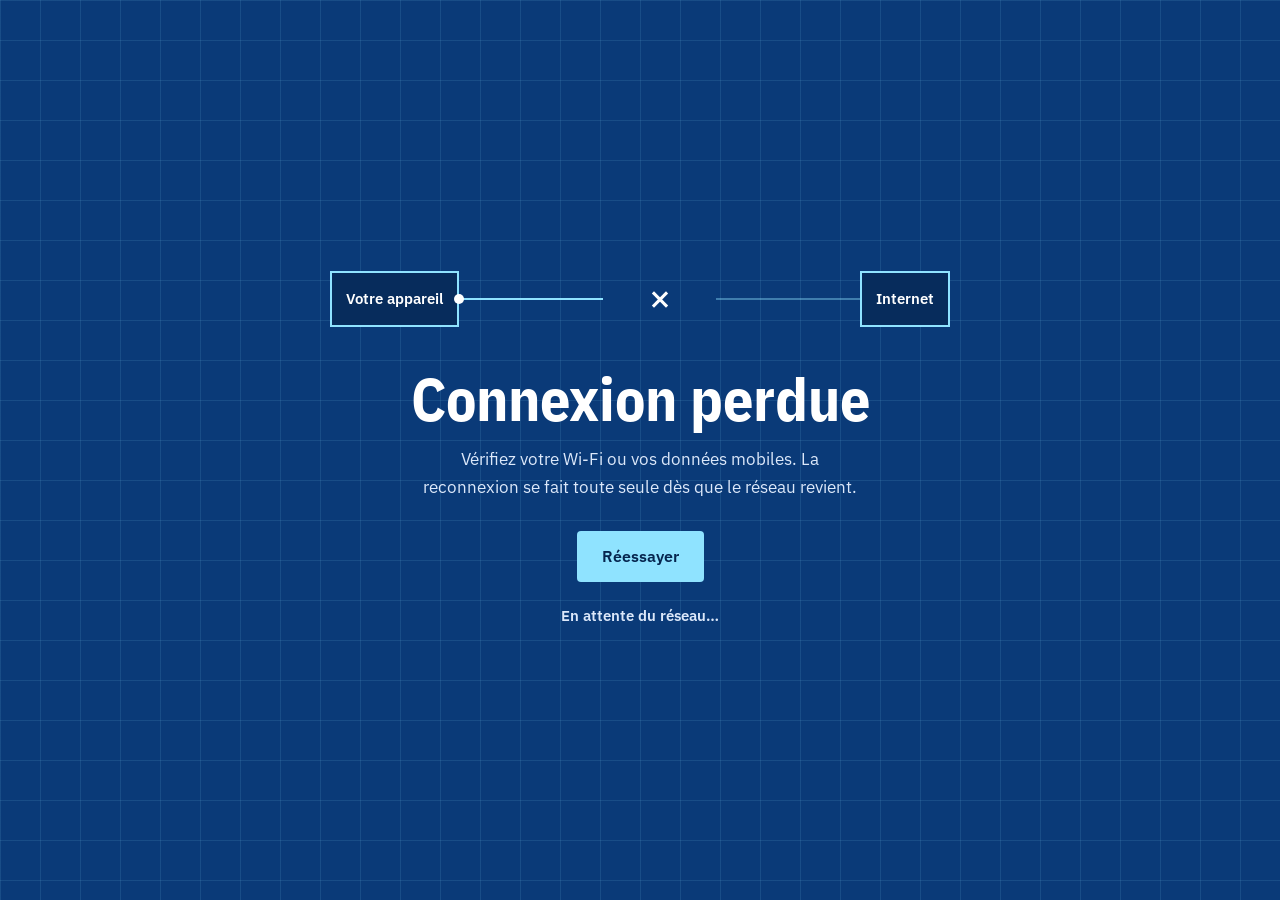
<file: hors-ligne.html>
<!DOCTYPE html>
<html lang="fr">
<head>
<meta charset="UTF-8">
<script>(function(d){try{var t=localStorage.getItem("theme");if(t==="clair"||t==="sombre")d.dataset.theme=t}catch(e){}})(document.documentElement)</script>
<meta name="viewport" content="width=device-width, initial-scale=1">
<title>Connexion perdue | Saad Kardad</title>
<meta name="robots" content="noindex">
<meta name="theme-color" content="#0a3a78">
<link rel="stylesheet" href="/style.css">
</head>
<body class="net-page">
<main class="net sheet dark">
  <div class="net-inner">
      <div class="net-schema" aria-hidden="true">
        <span class="net-node" data-en="Your device">Votre appareil</span>
        <span class="net-wire"><i></i><i></i><b></b></span>
        <span class="net-node">Internet</span>
      </div>
    <h1 data-en="Connection lost">Connexion perdue</h1>
    <p data-en="Check your Wi-Fi or mobile data. It reconnects on its own as soon as the network is back.">Vérifiez votre Wi-Fi ou vos données mobiles. La reconnexion se fait toute seule dès que le réseau revient.</p>
    <div class="actions">
      <button class="btn btn-solid net-retry" type="button" data-en="Try again">Réessayer</button>
    </div>
    <p class="net-status" role="status"></p>
  </div>
</main>
<script>
(function () {
  var lang = new URLSearchParams(location.search).get("lang");
  try { lang = lang || localStorage.getItem("lang"); } catch (e) {}
  var en = lang === "en";
  if (en) {
    document.documentElement.lang = "en";
    document.title = "Connection lost | Saad Kardad";
    document.querySelectorAll("[data-en]").forEach(function (el) { el.textContent = el.getAttribute("data-en"); });
  }
  var box = document.querySelector(".net"), status = document.querySelector(".net-status"), done = false;
  function say(fr, english) { status.textContent = en ? english : fr; }
  function check(asked) {
    if (done) return;
    if (asked) say("Vérification…", "Checking…");
    fetch("/robots.txt?t=" + Date.now(), { cache: "no-store" }).then(function () {
      if (done) return;
      done = true;
      box.classList.add("back");
      say("Connexion rétablie.", "Connection restored.");
      setTimeout(function () {
        if (location.pathname === "/hors-ligne.html") location.replace("/");
        else location.reload();
      }, 1200);
    }, function () {
      if (asked) say("Toujours pas de connexion.", "Still no connection.");
    });
  }
  say("En attente du réseau…", "Waiting for the network…");
  document.querySelector(".net-retry").addEventListener("click", function () { check(true); });
  addEventListener("online", function () { check(false); });
  setInterval(function () { check(false); }, 5000);
})();
</script>
</body>
</html>
</file>
<file: style.css>
/* Portfolio de Saad Kardad : plan d'ingénieur */
@font-face{font-family:"Plex";src:url("fonts/ibm-plex-sans-latin-400-normal.woff2") format("woff2");font-weight:400;font-display:swap}
@font-face{font-family:"Plex";src:url("fonts/ibm-plex-sans-latin-600-normal.woff2") format("woff2");font-weight:600 700;font-display:swap}
@font-face{font-family:"PlexCond";src:url("fonts/ibm-plex-sans-condensed-latin-700-normal.woff2") format("woff2");font-weight:700;font-display:swap}

@property --d{syntax:"<number>";inherits:false;initial-value:1}

:root{
  --plan:#0a3a78;
  --deep:#072c5c;
  --cyan:#8fe3ff;
  --pale:#dce8fa;
  --paper:#eef3fa;
  --ink:#0a2547;
  --blue:#0b55b8;
  --pad:clamp(20px,5vw,64px);
}
*{margin:0;padding:0;box-sizing:border-box}
html{scroll-behavior:smooth;scroll-padding-top:72px}
body{font-family:"Plex",system-ui,sans-serif;background:var(--plan);color:#fff;font-size:17px;line-height:1.65;-webkit-font-smoothing:antialiased}
a{color:inherit}
img{display:block;max-width:100%}
ul,ol{list-style:none}
h1,h2,h3{font-family:"PlexCond","Arial Narrow",system-ui,sans-serif;font-weight:700;line-height:1.08}
:focus-visible{outline:3px solid var(--cyan);outline-offset:3px}
.light :focus-visible,.wanted :focus-visible{outline-color:var(--blue)}
.wrap{max-width:1180px;margin:0 auto;padding:0 var(--pad);position:relative}
.skip{position:absolute;left:-999px;top:8px;background:var(--cyan);color:var(--ink);padding:8px 14px;z-index:60}
.skip:focus{left:8px}

/* feuilles quadrillées */
.sheet{position:relative;isolation:isolate;background-size:40px 40px}
.sheet.dark{background-color:var(--plan);color:#fff;
  background-image:linear-gradient(rgba(143,227,255,.11) 1px,transparent 1px),linear-gradient(90deg,rgba(143,227,255,.11) 1px,transparent 1px)}
.sheet.light{background-color:var(--paper);color:var(--ink);
  background-image:linear-gradient(rgba(11,85,184,.09) 1px,transparent 1px),linear-gradient(90deg,rgba(11,85,184,.09) 1px,transparent 1px)}

/* contour qui se dessine : --d va de 0 à 1 */
.draw{--d:1;--c:var(--cyan);
  background-image:linear-gradient(var(--c),var(--c)),linear-gradient(var(--c),var(--c)),linear-gradient(var(--c),var(--c)),linear-gradient(var(--c),var(--c));
  background-repeat:no-repeat;background-position:0 0,100% 0,100% 100%,0 100%;
  background-size:calc(var(--d)*100%) 2px,2px calc(var(--d)*100%),calc(var(--d)*100%) 2px,2px calc(var(--d)*100%)}
.light .draw,.wanted .draw{--c:var(--blue)}
.js .draw{--d:0;transition:--d 1.1s cubic-bezier(.6,0,.2,1),transform .25s,box-shadow .3s}
.js .draw.in{--d:1}
.js .draw>*{opacity:0;transform:translateY(14px);transition:opacity .6s .45s,transform .6s .45s cubic-bezier(.22,1,.36,1)}
.js .draw.in>*{opacity:1;transform:none}

/* en-tête */
header{position:sticky;top:0;z-index:40;background:var(--deep);color:#fff}
.bar{display:flex;align-items:center;gap:clamp(14px,1.8vw,26px);height:64px}
.brand{font-weight:600;font-size:18px;text-decoration:none;margin-right:auto;white-space:nowrap}
.menu{display:contents}
nav{display:flex;gap:clamp(16px,1.8vw,26px)}
nav a{text-decoration:none;font-size:15px;color:var(--pale);padding:6px 0;background:linear-gradient(var(--cyan),var(--cyan)) 0 100%/0 2px no-repeat;transition:background-size .3s,color .2s}
nav a:hover,nav a.active{color:#fff;background-size:100% 2px}
.ruler{height:9px;background:repeating-linear-gradient(90deg,#6e96cc 0 1px,transparent 1px 10px);position:relative}
.ruler i{position:absolute;inset:0;background:repeating-linear-gradient(90deg,var(--cyan) 0 3px,var(--cyan) 3px 10px);transform-origin:left;transform:scaleX(0)}

.btn{display:inline-flex;align-items:center;justify-content:center;font-family:inherit;font-size:16px;font-weight:600;line-height:1.3;text-decoration:none;
  padding:14px 24px;border-radius:4px;border:1.5px solid transparent;cursor:pointer;background:none;color:inherit;transition:background-color .2s,color .2s,transform .15s}
.btn-solid{background:var(--cyan);color:#06264f}
.btn-solid:hover{background:#fff}
.btn-line{border-color:rgba(255,255,255,.7)}
.btn-line:hover{background:#fff;color:var(--deep)}
.btn-ink{background:var(--ink);color:#fff}
.btn-ink:hover{background:var(--blue)}
.btn:disabled{opacity:.6;cursor:default}
.btn-small{padding:7px 13px;font-size:14px;white-space:nowrap}
.lang-btn{min-width:46px}
.theme-btn{gap:8px;padding:7px 9px;min-width:38px;min-height:34px}
.theme-btn svg{flex:none}
.theme-name{position:absolute;width:1px;height:1px;overflow:hidden;clip-path:inset(50%);white-space:nowrap}
.menu-btn,.menu-cv{display:none}
.menu-btn{width:40px;min-height:34px;padding:0}
.menu-btn i,.menu-btn i::before,.menu-btn i::after{display:block;width:18px;height:2px;background:currentColor;transition:transform .25s,background-color .2s}
.menu-btn i{position:relative}
.menu-btn i::before,.menu-btn i::after{content:"";position:absolute;left:0}
.menu-btn i::before{transform:translateY(-6px)}
.menu-btn i::after{transform:translateY(6px)}
.menu-btn[aria-expanded="true"] i{background:transparent}
.menu-btn[aria-expanded="true"] i::before{background:#fff;transform:rotate(45deg)}
.menu-btn[aria-expanded="true"] i::after{background:#fff;transform:rotate(-45deg)}
.js header .menu-btn.btn-line:hover{background:none;color:inherit;border-color:var(--cyan)}
html:not(.js) .theme-btn{display:none}

/* accueil */
.hero{overflow:hidden}
.hero-grid{display:grid;grid-template-columns:minmax(0,1fr) minmax(0,380px);gap:clamp(32px,6vw,80px);align-items:center;min-height:calc(100svh - 73px);padding-top:48px;padding-bottom:56px}
.hero h1{font-size:clamp(78px,13vw,176px);line-height:.92}
.hero h1 span{display:block;position:relative;width:max-content}
.js .hero h1 span{color:transparent;-webkit-text-stroke:1.5px var(--cyan)}
.js .hero h1 span::after{content:attr(data-text);position:absolute;left:0;top:0;color:#fff;-webkit-text-stroke:0;clip-path:inset(0 100% 0 0);animation:ink 1.1s .35s cubic-bezier(.7,0,.2,1) forwards}
.js .hero h1 span::before{content:"";position:absolute;top:4%;bottom:4%;left:0;width:3px;background:var(--cyan);animation:pen 1.1s .35s cubic-bezier(.7,0,.2,1) forwards}
.js .hero h1 span:nth-child(2)::after,.js .hero h1 span:nth-child(2)::before{animation-delay:.75s}
@keyframes ink{to{clip-path:inset(0 0 0 0)}}
@keyframes pen{0%{left:0;opacity:1}95%{opacity:1}100%{left:100%;opacity:0}}
.role{font-size:clamp(21px,2.4vw,29px);font-weight:600;line-height:1.35;max-width:24ch;margin-top:26px}
.pitch{max-width:50ch;margin-top:16px;color:var(--pale)}
.actions{display:flex;flex-wrap:wrap;gap:12px;margin-top:30px}
.js .role,.js .pitch,.js .hero .actions{animation:rise .8s cubic-bezier(.22,1,.36,1) backwards}
.js .role{animation-delay:1.1s}
.js .pitch{animation-delay:1.25s}
.js .hero .actions{animation-delay:1.4s}
@keyframes rise{from{opacity:0;transform:translateY(24px)}}

.portrait{position:relative;justify-self:end;width:100%;max-width:380px;padding:0 0 30px 30px}
.frame{position:relative;padding:14px}
.js .frame.draw>*{opacity:1;transform:none}
.js .frame.draw>.scan{opacity:0}
.shot{overflow:hidden}
.shot img{width:100%;height:auto;aspect-ratio:7/9;object-fit:cover;object-position:50% 30%;background:#fff}
.js .shot{clip-path:inset(0 0 100% 0);transition:clip-path 1.2s .15s cubic-bezier(.6,0,.2,1)}
.js .frame.in .shot{clip-path:inset(0)}
.scan{position:absolute;left:4px;right:4px;top:14px;bottom:17px;pointer-events:none;opacity:0}
.scan::before{content:"";position:absolute;left:0;right:0;top:0;height:3px;background:var(--cyan);box-shadow:0 0 22px 6px rgba(143,227,255,.65)}
.js .frame.in .scan{animation:scan 1.2s .15s cubic-bezier(.6,0,.2,1)}
@keyframes scan{0%{transform:translateY(0);opacity:1}96%{opacity:1}100%{transform:translateY(100%);opacity:0}}
.dim{position:absolute;background:var(--cyan)}
.dim::before,.dim::after{content:"";position:absolute;background:var(--cyan)}
.dim-x{left:30px;right:0;bottom:10px;height:1px;transform-origin:left}
.dim-x::before,.dim-x::after{top:-8px;width:1px;height:17px}
.dim-x::before{left:0}.dim-x::after{right:0}
.dim-y{left:10px;top:0;bottom:30px;width:1px;transform-origin:top}
.dim-y::before,.dim-y::after{left:-8px;height:1px;width:17px}
.dim-y::before{top:0}.dim-y::after{bottom:0}
.js .dim-x{animation:grow-x .9s 1.5s cubic-bezier(.7,0,.2,1) backwards}
.js .dim-y{animation:grow-y .9s 1.5s cubic-bezier(.7,0,.2,1) backwards}
@keyframes grow-x{from{transform:scaleX(0)}}
@keyframes grow-y{from{transform:scaleY(0)}}

.crosshair{position:absolute;inset:0;pointer-events:none;opacity:0;transition:opacity .3s;z-index:-1}
.crosshair.on{opacity:1}
.crosshair i{position:absolute;background:rgba(143,227,255,.55)}
.crosshair .h{left:0;right:0;height:1px;top:var(--y,0)}
.crosshair .v{top:0;bottom:0;width:1px;left:var(--x,0)}
.crosshair span{position:absolute;left:var(--x,0);top:var(--y,0);margin:8px 0 0 10px;font-size:12px;color:var(--cyan);white-space:nowrap;font-variant-numeric:tabular-nums}

/* cartouche */
.cartouche{background:var(--deep);border-top:1px solid #6e96cc;border-bottom:1px solid #6e96cc}
.cartouche ul{display:grid;grid-template-columns:.7fr 1fr 1.5fr 1.3fr}
.cartouche li{padding:22px 20px;border-left:1px solid #6e96cc}
.cartouche li:last-child{border-right:1px solid #6e96cc}
.cartouche strong{display:block;font-family:"PlexCond",sans-serif;font-size:28px;line-height:1.2}
.cartouche span{font-size:14px;color:var(--pale)}

.wanted{background:var(--cyan);color:var(--ink);padding:36px 0}
.wanted .wrap{display:grid;grid-template-columns:minmax(0,260px) minmax(0,1fr);gap:20px clamp(24px,5vw,72px);align-items:center}
.wanted h2{font-size:32px}
.wanted dl{display:grid;grid-template-columns:1.4fr 1.1fr .8fr;gap:16px}
.wanted dl>div{padding:14px 18px}
.wanted dt{font-size:14px}
.wanted dd{font-weight:600;line-height:1.4}

/* sections */
.block{padding:clamp(72px,9vw,128px) 0}
.split{display:grid;grid-template-columns:minmax(0,280px) minmax(0,1fr);gap:clamp(24px,5vw,64px);align-items:start}
.split>.title{position:sticky;top:110px}
.title{font-size:clamp(38px,4vw,52px)}
.js .title{clip-path:inset(0 100% -10% 0);transform:translateX(-24px);transition:clip-path .9s cubic-bezier(.7,0,.2,1),transform .9s cubic-bezier(.22,1,.36,1)}
.js .title.in{clip-path:inset(0 -30% -10% 0);transform:none}
.lead{font-size:clamp(23px,2.7vw,34px);line-height:1.45;font-weight:600;max-width:32ch}
.text{margin-top:28px;font-size:18px;max-width:62ch;color:#2a4466}
/* le texte s'encre au fil du défilement */
.lead .w{opacity:.14;transition:opacity .25s}
.lead .w.on{opacity:1}

/* frise */
.timeline{position:relative}
.timeline::before,.timeline::after{content:"";position:absolute;left:7px;top:26px;width:2px}
.timeline::before{bottom:40px;background:rgba(143,227,255,.25)}
.timeline::after{height:var(--line,0px);background:var(--cyan);box-shadow:0 0 14px 2px rgba(143,227,255,.7)}
.timeline>li{position:relative;display:grid;grid-template-columns:130px minmax(0,1fr);gap:24px;padding:0 0 36px 40px}
.timeline>li:last-child{padding-bottom:0}
.timeline>li::before{content:"";position:absolute;left:0;top:18px;width:16px;height:16px;border:2px solid var(--cyan);background:var(--plan);transform:rotate(45deg);z-index:1;transition:background .3s,transform .4s,box-shadow .3s}
.timeline>li.reached::before{background:var(--cyan);transform:rotate(225deg) scale(1.15);box-shadow:0 0 0 6px rgba(143,227,255,.2)}
.when{padding-top:14px;font-size:15px;color:var(--pale)}
.box{padding:20px 24px;background-color:rgba(7,44,92,.82)}
.box h3{font-size:26px}
.where{color:var(--cyan);margin-top:4px;font-weight:600}
.points{margin-top:14px;max-width:62ch;color:var(--pale)}
.points li{position:relative;padding:0 0 8px 20px}
.points li::before{content:"";position:absolute;left:0;top:.8em;width:10px;height:2px;background:var(--cyan)}

/* projet principal : le schéma se construit en défilant */
.build .wrap{padding-top:72px;padding-bottom:72px;width:100%}
.build.pinned{height:420vh}
.build.pinned .build-pin{position:sticky;top:73px;height:calc(100svh - 73px);display:flex;align-items:center;overflow:hidden}
.build.pinned .wrap{padding-top:16px;padding-bottom:16px}
.build-sub{margin-top:10px;color:#2a4466}
.arch{display:flex;align-items:stretch;margin-top:32px}
.node{flex:1 1 0;min-width:0;padding:24px 26px;background-color:#fff}
.node h3{font-size:34px}
.node p{font-weight:600;color:var(--blue)}
.node ul{display:flex;flex-wrap:wrap;gap:6px;margin-top:14px}
.node li{font-size:13.5px;border:1px solid #9db8dd;padding:2px 10px;border-radius:3px}
.js .node{transition:--d .9s cubic-bezier(.6,0,.2,1),box-shadow .3s,background-color .3s,color .3s,transform .3s}
.js .node{outline:2px dashed transparent;outline-offset:-2px}
.js .node:not(.in){background-color:rgba(255,255,255,.35);outline-color:rgba(11,85,184,.35)}
.node.hit{background-color:var(--ink);color:#fff;transform:translateY(-8px);box-shadow:0 22px 40px rgba(10,37,71,.35)}
.node.hit p{color:var(--cyan)}
.wire{flex:0 0 clamp(36px,6vw,80px);position:relative;align-self:center;height:3px}
.wire i{position:absolute;inset:0;background:var(--blue);transform-origin:left;transition:transform .7s .1s cubic-bezier(.6,0,.2,1)}
.js .wire i{transform:scaleX(0)}
.js .wire.in i{transform:none}
.wire b{position:absolute;left:0;top:-5px;width:13px;height:13px;margin-left:-6px;border-radius:50%;background:var(--ink);opacity:0}
.arch.live .wire b{animation:packet 1.5s ease-in-out infinite}
.arch.live .wire:nth-of-type(4) b{animation-delay:.75s}
@keyframes packet{0%{left:0;opacity:0}15%,85%{opacity:1}100%{left:100%;opacity:0}}
.steps{margin-top:26px;min-height:2em;display:grid}
.steps li{font-size:clamp(18px,2vw,23px);font-weight:600;line-height:1.4}
.build.pinned .steps li{grid-area:1/1;opacity:0;transform:translateY(14px);transition:opacity .35s,transform .35s}
.build.pinned .steps li.on{opacity:1;transform:none}
.sim{display:flex;flex-wrap:wrap;align-items:center;gap:12px 20px;margin-top:22px}
.log{font-size:15px;color:#2a4466;min-height:1.6em}
.tags{display:flex;flex-wrap:wrap;gap:8px;margin-top:22px}
.tags li{font-size:13.5px;font-weight:600;padding:3px 11px;border-radius:3px;background:#d8e5f7;color:var(--ink)}

/* autres projets */
.more{padding-top:32px}
.pair{display:grid;grid-template-columns:1fr 1fr;gap:24px}
.project{padding:30px;background-color:#fff;position:relative}
.project h3{font-size:30px;margin-top:6px}
.project p{margin-top:10px;color:#2a4466}
.project .meta{margin:0;font-size:14px;font-weight:600;color:var(--blue)}
.project:hover{box-shadow:0 24px 44px rgba(10,37,71,.18)}
.flow{margin-top:20px;counter-reset:f}
.flow li{position:relative;padding:8px 14px;border:1.5px solid var(--blue);border-radius:3px;font-weight:600;font-size:15px}
.flow li+li{margin-top:18px}
.flow li+li::before{content:"";position:absolute;left:22px;bottom:100%;width:2px;height:19px;background:var(--blue)}
.js .flow li{opacity:0;transform:translateX(-18px);transition:opacity .5s,transform .5s}
.js .in .flow li{opacity:1;transform:none}
.js .in .flow li:nth-child(1){transition-delay:.7s}
.js .in .flow li:nth-child(2){transition-delay:.95s}
.js .in .flow li:nth-child(3){transition-delay:1.2s}

/* compétences */
.skills{display:grid;gap:14px}
.skills>div{display:grid;grid-template-columns:200px minmax(0,1fr);gap:20px;align-items:center;padding:18px 24px;background-color:rgba(7,44,92,.82)}
.skills dt{font-weight:600}
.skills dd{color:var(--pale)}
.chips{display:flex;flex-wrap:wrap;gap:8px}
.chip{display:inline-block;padding:5px 12px;border:1px solid #6e96cc;border-radius:3px;font-size:15px;color:#fff;transition:background .2s,color .2s,transform .2s}
.chip:hover{background:var(--cyan);color:var(--ink);transform:translateY(-3px)}
.js .chip{animation:none}
.js .skills .in .chip{animation:pop .45s cubic-bezier(.2,1.6,.4,1) backwards;animation-delay:calc(.55s + var(--n)*80ms)}
@keyframes pop{from{opacity:0;transform:scale(.4)}}

/* contact */
.contact{padding:clamp(72px,9vw,128px) 0;overflow:hidden}
.contact-grid{display:grid;grid-template-columns:minmax(0,1fr) minmax(0,520px);gap:clamp(32px,5vw,72px);align-items:center}
.contact .title{font-size:clamp(44px,6vw,76px)}
.contact p{margin-top:18px;color:var(--pale);max-width:50ch}
.mail{display:inline-block;margin-top:30px;font-family:"PlexCond",sans-serif;font-size:clamp(26px,3.2vw,40px);color:var(--cyan);text-underline-offset:8px;overflow-wrap:anywhere}
.coords{display:flex;flex-wrap:wrap;gap:8px 32px;margin-top:22px}
.card-zone{display:flex;flex-direction:column;align-items:center;gap:14px}
.card-btn{width:100%;padding:0;border:0;background:none;cursor:pointer;perspective:1200px;transition:transform .4s}
.card-inner{display:grid}
.face{width:100%;height:auto;border-radius:14px;box-shadow:0 22px 44px rgba(0,0,0,.4)}
.js .card-inner{transform-style:preserve-3d;transition:transform .7s cubic-bezier(.22,1,.36,1)}
.js .face{grid-area:1/1;backface-visibility:hidden;-webkit-backface-visibility:hidden}
.js .verso{transform:rotateY(180deg)}
.js .card-btn.flipped .card-inner{transform:rotateY(180deg)}
.contact .card-hint{margin:0;font-size:14px}
html:not(.js) .card-hint,html:not(.js) .run{display:none}
footer{background:var(--deep);color:var(--pale);font-size:14px;padding:22px 0;border-top:1px solid #6e96cc}

/* résumé pour les recruteurs */
.head-recap{display:none}
@media (min-width:1080px){.head-recap{display:inline-flex}}
.recap{margin:auto;width:min(600px,calc(100vw - 24px));max-height:calc(100svh - 24px);overflow:auto;border:0;border-radius:8px;padding:28px;background:var(--paper);color:var(--ink);border-top:8px solid var(--blue)}
.recap::backdrop{background:rgba(4,24,52,.75)}
.recap[open]{animation:recap-in .45s cubic-bezier(.22,1,.36,1)}
@keyframes recap-in{from{opacity:0;transform:translateY(30px) scale(.96)}}
.recap-close{position:absolute;right:10px;top:8px;width:40px;height:40px;border:0;background:none;font-size:30px;line-height:1;color:var(--ink);cursor:pointer}
.recap-head{display:flex;gap:18px;align-items:center;padding-right:30px}
.recap-head img{width:84px;height:104px;object-fit:cover;object-position:50% 30%;border:2px solid var(--blue);background:#fff}
.recap h2{font-size:34px}
.recap-head p{font-weight:600;line-height:1.35}
.recap dl{display:grid;grid-template-columns:1.4fr 1.2fr .8fr;gap:8px;margin-top:18px}
.recap dl>div{background:#fff;border:1.5px solid var(--blue);border-radius:4px;padding:8px 12px}
.recap dt{font-size:13px;color:var(--blue)}
.recap dd{font-weight:600;font-size:15px;line-height:1.35}
.recap ul{margin-top:16px;font-size:15.5px;line-height:1.5}
.recap li{position:relative;padding:0 0 7px 18px}
.recap li::before{content:"";position:absolute;left:0;top:.7em;width:9px;height:2px;background:var(--blue)}
.recap-actions{display:flex;flex-wrap:wrap;gap:8px;margin-top:12px}
.recap-actions .btn{flex:1 1 150px;padding:11px 14px;font-size:15px}
.recap-coords{display:flex;flex-wrap:wrap;gap:4px 22px;margin-top:14px;font-size:15px;font-weight:600}
.copied{font-size:14px;min-height:1.5em;margin-top:8px}
.contact .copied{margin-top:10px;color:var(--cyan)}
body:has(.recap[open]){overflow:hidden}

/* compétences reliées aux projets */
.skills-hint{margin-bottom:18px;color:var(--pale)}
html:not(.js) .skills-hint,html:not(.js) .open-recap,html:not(.js) .copy-mail{display:none}
button.chip{font-family:inherit;line-height:inherit;cursor:pointer}
.chip.linked{background:rgba(143,227,255,.18);border-color:var(--cyan);font-weight:600}
.chip.linked[aria-pressed="true"]{background:var(--cyan);color:var(--ink)}
.skills>.skill-result{display:flex;flex-wrap:wrap;align-items:center;justify-content:flex-start;gap:8px 10px;padding:16px 24px;background:#fff;color:var(--ink);border-radius:4px;font-weight:600;animation:recap-in .35s ease-out}
.hero .actions{gap:10px}
.hero .actions .btn{padding-left:18px;padding-right:18px}
.skill-result dt{flex:1 0 100%}
.skill-result dd{display:flex;flex-wrap:wrap;gap:8px 10px}
.skill-result .btn-solid{background:var(--ink);color:#fff;white-space:normal;text-align:left}
.skill-result .btn-solid:hover{background:var(--blue)}

/* bande de technologies qui glisse avec le défilement */
.band{background:var(--deep);overflow:hidden;padding:22px 0;border-bottom:1px solid #6e96cc;user-select:none}
.band p{display:flex;width:max-content;white-space:nowrap;font-family:"PlexCond",sans-serif;font-size:clamp(40px,6.5vw,88px);line-height:1.18;will-change:transform}
.band span{display:flex;align-items:center}
.band span::after{content:"";width:.18em;height:.18em;margin:0 .45em;background:var(--cyan);transform:rotate(45deg)}
.band p+p{color:transparent;-webkit-text-stroke:1.5px var(--cyan)}

/* captures : du plan à l'écran réel (--p va de 0 à 1) */
.shotbtn{--p:1;display:block;position:relative;width:100%;padding:0;border:2px solid var(--cyan);border-radius:6px;overflow:hidden;isolation:isolate;background:var(--plan);cursor:zoom-in;line-height:0}
.light .shotbtn{border-color:var(--blue)}
.shotbtn img{width:100%;height:auto;aspect-ratio:16/10}
.shotbtn .under{filter:grayscale(1) invert(1) contrast(1.5);mix-blend-mode:screen}
.shotbtn .over{position:absolute;inset:0;clip-path:inset(0 calc(100% - var(--p)*100%) 0 0)}
.shotbtn i{position:absolute;top:0;bottom:0;width:3px;margin-left:-1.5px;left:calc(var(--p)*100%);background:var(--cyan);box-shadow:0 0 22px 6px rgba(143,227,255,.7);opacity:0}
.shotbtn.scanning i{opacity:1}
html:not(.js) .shotbtn .under{display:none}
html:not(.js) .shotbtn .over{position:static}

/* application de paiements : la page défile, les écrans avancent de côté */
.tour .wrap{padding-top:72px;padding-bottom:72px;width:100%}
.tour-grid{display:grid;grid-template-columns:minmax(0,320px) minmax(0,1fr);gap:clamp(24px,4vw,56px);align-items:center}
.tour-sub{margin-top:14px;color:var(--pale)}
.tour .title{font-size:clamp(34px,3.4vw,46px)}
.tour-caps{display:none}
.tour .tags{margin-top:18px}
.note{margin-top:14px;font-size:13.5px;line-height:1.5;color:var(--pale)}
.track{display:grid;gap:28px}
.slide figcaption{margin-top:10px;font-weight:600;line-height:1.45}
.tour-bar{display:none}
.tour.pinned{height:360vh}
.tour.pinned .tour-pin{position:sticky;top:73px;height:calc(100svh - 73px);display:flex;align-items:center;overflow:hidden}
.tour.pinned .wrap{padding-top:12px;padding-bottom:12px}
.tour.pinned .tour-view{min-width:0;width:100%;max-width:calc((100svh - 140px)*1.6);justify-self:center;overflow:hidden;overflow:clip}
.tour.pinned .track{display:flex;gap:24px;will-change:transform}
.tour.pinned .slide{flex:0 0 100%;min-width:0}
.tour.pinned figcaption{display:none}
.tour.pinned .tour-caps{display:block;margin-top:20px}
.tour-caps button{display:block;width:100%;text-align:left;font:inherit;font-size:15px;line-height:1.4;color:var(--pale);background:none;border:0;border-left:3px solid rgba(143,227,255,.25);padding:7px 0 7px 14px;cursor:pointer;transition:border-color .3s,color .3s}
.tour-caps button[aria-current="true"]{color:#fff;font-weight:600;border-left-color:var(--cyan)}
.tour.pinned .tour-bar{display:block;height:4px;margin-top:14px;background:rgba(143,227,255,.25)}
.tour-bar i{display:block;height:100%;background:var(--cyan);transform-origin:left;transform:scaleX(0)}

/* GreenFood : les trois écrans s'écartent (--g va de 0 à 1) */
.food{padding:clamp(72px,9vw,128px) 0 clamp(40px,5vw,64px);overflow:hidden}
.food-head{display:grid;grid-template-columns:minmax(0,280px) minmax(0,1fr);gap:clamp(24px,5vw,64px);align-items:start}
.food-head p{max-width:60ch;color:#2a4466;font-size:18px}
.food .tags{margin-top:16px}
.fan{--g:1;position:relative;margin-top:48px;aspect-ratio:2.35/1}
.fan .shotbtn{position:absolute;width:48%;top:0;left:26%;box-shadow:0 20px 40px rgba(10,37,71,.22)}
.fan .left{transform:translate(calc(var(--g)*-54%),calc(var(--g)*20%)) rotate(calc(var(--g)*-5deg))}
.fan .right{transform:translate(calc(var(--g)*54%),calc(var(--g)*20%)) rotate(calc(var(--g)*5deg))}
.fan .mid{z-index:2;transform:scale(calc(.94 + var(--g)*.08))}
.fan .shotbtn:hover,.fan .shotbtn:focus-visible{z-index:3}
.fan-hint{margin-top:22px;text-align:center;font-size:14px;color:#2a4466}
html:not(.js) .fan-hint{display:none}

/* capture agrandie */
.zoom{margin:auto;width:min(1180px,calc(100vw - 20px));max-width:none;max-height:calc(100svh - 20px);padding:48px 12px 12px;border:0;border-radius:8px;background:var(--deep);color:#fff;overflow:hidden}
.zoom::backdrop{background:rgba(4,24,52,.85)}
.zoom[open]{animation:recap-in .35s cubic-bezier(.22,1,.36,1)}
.zoom-close{position:absolute;right:8px;top:4px;width:40px;height:40px;border:0;background:none;color:#fff;font-size:30px;line-height:1;cursor:pointer}
.zoom-scroll{overflow:auto;max-height:calc(100svh - 130px)}
.zoom img{width:auto;max-width:100%;height:auto;max-height:calc(100svh - 130px);margin:0 auto}
.zoom p{margin-top:8px;font-size:14px;text-align:center;color:var(--pale)}
body:has(.zoom[open]){overflow:hidden}

@media (max-width:920px){
  .menu{display:none}
  .js .bar{position:static}
  .js .menu-btn{display:inline-flex}
  .js header.open .menu{display:flex;flex-direction:column;align-items:stretch;gap:10px;position:absolute;left:0;right:0;top:100%;padding:6px var(--pad) 22px;background:var(--deep);border-bottom:1px solid #6e96cc;max-height:calc(100svh - 73px);overflow:auto;overscroll-behavior:contain;animation:menu-in .25s ease-out}
  nav{flex-direction:column;gap:0;margin-bottom:6px}
  nav a{font-size:18px;padding:13px 0;background:none;border-bottom:1px solid rgba(110,150,204,.45)}
  nav a.active{color:var(--cyan)}
  .menu .btn{padding:12px 14px;font-size:15px}
  .menu .btn:not(.menu-cv){display:inline-flex}
  .theme-name{position:static;width:auto;height:auto;clip-path:none}
  .hero-grid{grid-template-columns:1fr;min-height:0;padding-top:32px}
  .portrait{order:-1;justify-self:start;max-width:240px}
  .split{grid-template-columns:1fr}
  .split>.title{position:static}
  .wanted .wrap,.contact-grid{grid-template-columns:1fr}
  .cartouche ul{grid-template-columns:1fr 1fr;padding:0}
  .cartouche li{border-left:0;border-right:1px solid #6e96cc;border-bottom:1px solid rgba(110,150,204,.5);padding:16px 20px}
  .arch{flex-direction:column;margin-top:18px}
  .node{flex:none;padding:12px 18px}
  .node h3{font-size:24px;display:inline;margin-right:10px}
  .node p{display:inline;font-size:15px}
  .node ul{margin-top:8px}
  .wire{flex:none;align-self:flex-start;width:3px;height:24px;margin-left:30px}
  .wire i{transform-origin:top}
  .js .wire i{transform:scaleY(0)}
  .js .wire.in i{transform:none}
  .wire b{left:-5px;top:0;margin:-6px 0 0}
  .arch.live .wire b{animation-name:packet-y}
  .build .title{font-size:34px}
  .build-sub{font-size:15px;line-height:1.5}
  .build.pinned .tags{display:none}
  .tour-grid,.food-head{grid-template-columns:1fr}
  .tour.pinned .tags,.tour.pinned .note{margin-top:10px}
  .tour.pinned .tour-grid{display:flex;flex-direction:column;align-items:stretch;gap:0}
  .tour.pinned .tour-text{display:contents}
  .tour.pinned .tour-view{order:1;align-self:center;margin-top:16px;max-width:calc((100svh - 480px)*1.6);min-width:min(100%,300px)}
  .tour.pinned .tour-caps,.tour.pinned .tags,.tour.pinned .note{order:2}
  .tour.pinned .tour-sub{margin-top:6px;font-size:14px;line-height:1.45}
  .tour.pinned .title{font-size:30px}
  .tour.pinned .tour-caps{margin-top:10px}
  .tour-caps button{font-size:14px;padding-top:4px;padding-bottom:4px}
  .steps{margin-top:16px}
  .sim{margin-top:14px}
}
@keyframes menu-in{from{opacity:0;transform:translateY(-8px)}}
@keyframes packet-y{0%{top:0;opacity:0}15%,85%{opacity:1}100%{top:100%;opacity:0}}
@media (max-width:640px){
  .bar{gap:10px}
  .brand{font-size:16px}
  .btn-small{padding:7px 9px;font-size:13px}
  .lang-btn{min-width:38px}
  .wanted dl,.pair{grid-template-columns:1fr}
  .timeline>li{grid-template-columns:1fr;gap:6px;padding-left:32px}
  .when{padding-top:8px}
  .box{padding:16px 18px}
  .skills>div{grid-template-columns:1fr;gap:10px;padding:16px 18px}
  .actions .btn{width:100%}
  .recap{padding:14px 16px}
  .recap h2{font-size:25px}
  .recap-head{gap:12px}
  .recap-head p{font-size:13.5px}
  .recap-head img{width:56px;height:70px}
  .recap dl{grid-template-columns:1fr;gap:4px;margin-top:10px}
  .recap dl>div{display:flex;justify-content:space-between;align-items:baseline;gap:10px;padding:4px 10px}
  .recap dt{font-size:12px}
  .recap dd{font-size:13.5px;text-align:right}
  .recap ul{margin-top:9px;font-size:13.5px;line-height:1.38}
  .recap li{padding-bottom:4px}
  .recap-actions{display:grid;grid-template-columns:1fr 1fr;gap:6px;margin-top:6px}
  .recap-actions .btn{width:100%;padding:8px 6px;font-size:14px}
  .recap-actions .btn:first-child{grid-column:1/-1}
  .recap-coords{margin-top:8px;font-size:13px;gap:2px 14px}
  .recap .copied{min-height:0;margin-top:4px;font-size:12.5px}
  .build.pinned .btn{padding:10px 18px;font-size:15px}
  .band{padding:14px 0}
  .fan{aspect-ratio:auto;display:grid;gap:18px;margin-top:32px}
  .fan .shotbtn{position:relative;width:100%;left:0;transform:none}
  .fan .mid{order:-1;transform:none}
  .fan .left{transform:translateX(calc((1 - var(--g))*-60px))}
  .fan .right{transform:translateX(calc((1 - var(--g))*60px))}
  .zoom img{max-width:none;width:880px;max-height:none}
}
@media (max-width:380px){
  .cartouche ul{grid-template-columns:repeat(2,minmax(0,1fr))}
  .cartouche li{padding:14px 12px}
  .cartouche strong{font-size:22px}
  .bar .head-cv{display:none}
  .menu .menu-cv{display:inline-flex}
}
@media (prefers-reduced-motion:reduce){
  html{scroll-behavior:auto}
  *,*::before,*::after{transition:none!important;animation:none!important}
  .js .hero h1 span{color:#fff;-webkit-text-stroke:0}
  .js .hero h1 span::before,.js .hero h1 span::after{display:none}
}
@media print{
  header{position:static}
  .menu,.menu-btn,.lang-btn,.crosshair,.ruler,.sim,.actions,.scan,.open-recap,.skills-hint,.recap{display:none}
  .js .draw{--d:1}
  .band,.fan-hint,.zoom,.tour-bar{display:none}
  .shotbtn{--p:1!important}
  .shotbtn i{display:none}
  .tour.pinned,.tour.pinned .tour-pin{height:auto;position:static}
  .tour.pinned .track{display:grid;transform:none!important}
  .tour.pinned figcaption{display:block}
  .js .draw>*,.js .flow li,.lead .w{opacity:1;transform:none}
  .js .title,.js .shot{clip-path:none;transform:none}
}

/* page introuvable */
.lost main{min-height:100svh;display:flex;align-items:center;text-align:center;padding:40px 0}
.lost main .wrap{width:100%}
.lost-code{font-family:"PlexCond","Arial Narrow",sans-serif;font-weight:700;font-size:clamp(130px,32vw,340px);line-height:1;color:transparent;-webkit-text-stroke:2px var(--cyan);border-bottom:1px solid var(--cyan);position:relative;display:inline-block;padding:0 .12em}
.lost-code::before,.lost-code::after{content:"";position:absolute;bottom:-9px;width:1px;height:17px;background:var(--cyan)}
.lost-code::before{left:0}.lost-code::after{right:0}
.lost h1{font-size:clamp(34px,5vw,56px);margin-top:32px}
.lost h1+p{margin-top:12px;color:var(--pale)}
.lost .actions{justify-content:center}
@media screen{
  html[data-theme="clair"] .lost-code{-webkit-text-stroke-color:var(--blue);border-color:var(--blue)}
  html[data-theme="clair"] .lost-code::before,html[data-theme="clair"] .lost-code::after{background:var(--blue)}
  html[data-theme="clair"] .lost h1+p{color:#2a4466}
}

/* page de reconnexion */
.net-lost{width:100%;height:100%;max-width:none;max-height:none;margin:0;padding:0;border:0;background:var(--plan);color:#fff;overflow:auto;overscroll-behavior:contain}
.net-lost[open]{animation:menu-in .3s ease-out}
body:has(.net-lost[open]){overflow:hidden}
.net{min-height:100%;display:flex;align-items:center;justify-content:center;text-align:center;padding:40px var(--pad)}
.net-page .net{min-height:100svh}
.net-inner{width:100%;max-width:620px}
.net h1,.net h2{font-size:clamp(36px,6vw,60px)}
.net p{max-width:44ch;margin:14px auto 0;color:var(--pale)}
.net .actions{justify-content:center}
.net .net-status{min-height:1.6em;margin-top:22px;font-size:15px;font-weight:600}
.net-schema{display:flex;align-items:center;margin-bottom:40px}
.net-node{flex:none;padding:16px 14px;border:2px solid var(--cyan);background:var(--deep);font-weight:600;font-size:15px;line-height:1.3}
.net-wire{flex:1;position:relative;height:24px}
.net-wire i{position:absolute;top:11px;left:0;width:36%;height:2px;background:var(--cyan);transition:width .6s cubic-bezier(.6,0,.2,1),opacity .3s}
.net-wire i+i{left:auto;right:0;opacity:.4}
.net-wire i:first-child::after{content:"";position:absolute;top:-4px;left:0;width:10px;height:10px;margin-left:-5px;border-radius:50%;background:#fff;animation:packet 1.4s ease-in-out infinite}
.net-wire b{position:absolute;left:50%;top:50%;transition:opacity .3s,transform .3s}
.net-wire b::before,.net-wire b::after{content:"";position:absolute;left:-10px;top:-1px;width:20px;height:3px;background:#fff;transform:rotate(45deg)}
.net-wire b::after{transform:rotate(-45deg)}
.net.back .net-wire i{width:50%;opacity:1}
.net.back .net-wire b{opacity:0;transform:scale(.3)}
@media (max-height:440px){
  .net{padding-top:16px;padding-bottom:16px}
  .net-schema{margin-bottom:16px}
  .net-node{padding:8px 12px}
  .net h1,.net h2{font-size:32px}
  .net p{margin-top:8px;font-size:15px;line-height:1.45}
  .net .actions{margin-top:16px}
  .net .net-status{margin-top:8px}
}
@media screen{
  html[data-theme="clair"] .net-lost{background:#fdfeff;color:var(--ink)}
  html[data-theme="clair"] .net p{color:#2a4466}
  html[data-theme="clair"] .net .net-status{color:var(--blue)}
  html[data-theme="clair"] .net-node{border-color:var(--blue);background:#fff}
  html[data-theme="clair"] .net-wire i{background:var(--blue)}
  html[data-theme="clair"] .net-wire i::after,html[data-theme="clair"] .net-wire b::before,html[data-theme="clair"] .net-wire b::after{background:var(--ink)}
  html[data-theme="sombre"] .net-lost{background:#06142a}
  html[data-theme="sombre"] .net-node{background:#112a50}
}

/* thèmes au choix : « plan » (par défaut) ci-dessus, puis clair et sombre */
@media screen{
  html[data-theme="clair"]{color-scheme:light}
  html[data-theme="clair"] body{background:#f4f8fd;color:var(--ink)}
  html[data-theme="clair"] :focus-visible{outline-color:var(--blue)}
  html[data-theme="clair"] .zoom :focus-visible{outline-color:var(--cyan)}
  html[data-theme="clair"] header.open .menu{background:#fff;border-color:#9db8dd}
  html[data-theme="clair"] header{background:#fff;color:var(--ink);box-shadow:0 1px 0 #9db8dd}
  html[data-theme="clair"] .ruler{background:repeating-linear-gradient(90deg,#9db8dd 0 1px,transparent 1px 10px)}
  html[data-theme="clair"] .ruler i{background:repeating-linear-gradient(90deg,var(--blue) 0 3px,var(--blue) 3px 10px)}
  html[data-theme="clair"] nav a{color:#2a4466;background-image:linear-gradient(var(--blue),var(--blue))}
  html[data-theme="clair"] nav a:hover,html[data-theme="clair"] nav a.active{color:var(--ink)}
  html[data-theme="clair"] .btn-line{border-color:rgba(10,37,71,.55)}
  html[data-theme="clair"] .btn-line:hover{background:var(--ink);color:#fff}
  html[data-theme="clair"] .btn-solid{background:var(--blue);color:#fff}
  html[data-theme="clair"] .btn-solid:hover{background:var(--ink)}
  html[data-theme="clair"] .menu-btn[aria-expanded="true"] i::before,html[data-theme="clair"] .menu-btn[aria-expanded="true"] i::after{background:var(--ink)}
  html[data-theme="clair"] .sheet.dark{background-color:#fdfeff;color:var(--ink);background-image:linear-gradient(rgba(11,85,184,.08) 1px,transparent 1px),linear-gradient(90deg,rgba(11,85,184,.08) 1px,transparent 1px)}
  html[data-theme="clair"] .sheet.dark .draw{--c:var(--blue)}
  html[data-theme="clair"] .hero h1 span{-webkit-text-stroke-color:var(--blue)}
  html[data-theme="clair"] .hero h1 span::after{color:var(--ink)}
  html[data-theme="clair"] .hero h1 span::before,html[data-theme="clair"] .dim,html[data-theme="clair"] .dim::before,html[data-theme="clair"] .dim::after{background:var(--blue)}
  html[data-theme="clair"] .pitch{color:#2a4466}
  html[data-theme="clair"] .scan::before{background:var(--blue);box-shadow:0 0 22px 6px rgba(11,85,184,.45)}
  html[data-theme="clair"] .crosshair i{background:rgba(11,85,184,.4)}
  html[data-theme="clair"] .crosshair span{color:var(--blue)}
  html[data-theme="clair"] .cartouche{background:#e6effb;border-color:#9db8dd}
  html[data-theme="clair"] .cartouche li{border-color:#9db8dd}
  html[data-theme="clair"] .cartouche span{color:#2a4466}
  html[data-theme="clair"] .wanted{background:#cbe2fc}
  html[data-theme="clair"] .timeline::before{background:rgba(11,85,184,.22)}
  html[data-theme="clair"] .timeline::after{background:var(--blue);box-shadow:0 0 14px 2px rgba(11,85,184,.35)}
  html[data-theme="clair"] .timeline>li::before{border-color:var(--blue);background:#fdfeff}
  html[data-theme="clair"] .timeline>li.reached::before{background:var(--blue);box-shadow:0 0 0 6px rgba(11,85,184,.18)}
  html[data-theme="clair"] .when,html[data-theme="clair"] .points{color:#2a4466}
  html[data-theme="clair"] .box,html[data-theme="clair"] .skills>div{background-color:rgba(255,255,255,.94)}
  html[data-theme="clair"] .where{color:var(--blue)}
  html[data-theme="clair"] .points li::before{background:var(--blue)}
  html[data-theme="clair"] .band{background:#e6effb;color:var(--ink);border-color:#9db8dd}
  html[data-theme="clair"] .band span::after{background:var(--blue)}
  html[data-theme="clair"] .band p+p{color:transparent;-webkit-text-stroke-color:var(--blue)}
  html[data-theme="clair"] .sheet.dark .shotbtn{border-color:var(--blue)}
  html[data-theme="clair"] .tour-sub,html[data-theme="clair"] .note,html[data-theme="clair"] .tour-caps button,html[data-theme="clair"] .skills-hint,html[data-theme="clair"] .skills dd{color:#2a4466}
  html[data-theme="clair"] .tour-caps button{border-left-color:rgba(11,85,184,.25)}
  html[data-theme="clair"] .tour-caps button[aria-current="true"]{color:var(--ink);border-left-color:var(--blue)}
  html[data-theme="clair"] .tour.pinned .tour-bar{background:rgba(11,85,184,.18)}
  html[data-theme="clair"] .tour-bar i{background:var(--blue)}
  html[data-theme="clair"] .chip{color:var(--ink);border-color:#9db8dd}
  html[data-theme="clair"] .chip:hover{background:var(--blue);color:#fff}
  html[data-theme="clair"] .chip.linked{background:rgba(11,85,184,.1);border-color:var(--blue)}
  html[data-theme="clair"] .chip.linked:hover,html[data-theme="clair"] .chip.linked[aria-pressed="true"]{background:var(--blue);color:#fff}
  html[data-theme="clair"] .skills>.skill-result{background:#dde9fb}
  html[data-theme="clair"] .contact p{color:#2a4466}
  html[data-theme="clair"] .mail{color:var(--blue)}
  html[data-theme="clair"] .contact .copied{color:var(--blue)}
  html[data-theme="clair"] .face{box-shadow:0 22px 44px rgba(10,37,71,.25)}
  html[data-theme="clair"] footer{background:#e6effb;color:#2a4466;border-color:#9db8dd}
  html[data-theme="sombre"]{color-scheme:dark}
  html[data-theme="sombre"] body{background:#06142a;color:#e6f0fc}
  html[data-theme="sombre"] .light :focus-visible,html[data-theme="sombre"] .wanted :focus-visible{outline-color:var(--cyan)}
  html[data-theme="sombre"] header,html[data-theme="sombre"] footer,html[data-theme="sombre"] .band,html[data-theme="sombre"] .cartouche{background-color:#040e1f}
  html[data-theme="sombre"] .cartouche,html[data-theme="sombre"] .band,html[data-theme="sombre"] footer,html[data-theme="sombre"] .cartouche li{border-color:#35598c}
  html[data-theme="sombre"] .ruler{background:repeating-linear-gradient(90deg,#35598c 0 1px,transparent 1px 10px)}
  html[data-theme="sombre"] header .menu{border-color:#35598c}
  html[data-theme="sombre"] header.open .menu{background:#040e1f}
  html[data-theme="sombre"] .sheet.dark{background-color:#06142a;background-image:linear-gradient(rgba(143,227,255,.07) 1px,transparent 1px),linear-gradient(90deg,rgba(143,227,255,.07) 1px,transparent 1px)}
  html[data-theme="sombre"] .sheet.light{background-color:#0b1d3a;color:#e6f0fc;background-image:linear-gradient(rgba(143,227,255,.07) 1px,transparent 1px),linear-gradient(90deg,rgba(143,227,255,.07) 1px,transparent 1px)}
  html[data-theme="sombre"] .light .draw,html[data-theme="sombre"] .wanted .draw{--c:var(--cyan)}
  html[data-theme="sombre"] .wanted{background:#112a50;color:#e6f0fc;border-bottom:1px solid #35598c}
  html[data-theme="sombre"] .timeline>li::before{background:#06142a}
  html[data-theme="sombre"] .timeline>li.reached::before{background:var(--cyan)}
  html[data-theme="sombre"] .box,html[data-theme="sombre"] .skills>div{background-color:rgba(4,14,31,.85)}
  html[data-theme="sombre"] .text,html[data-theme="sombre"] .build-sub,html[data-theme="sombre"] .project p,html[data-theme="sombre"] .food-head p,html[data-theme="sombre"] .fan-hint,html[data-theme="sombre"] .log{color:#b9cbe6}
  html[data-theme="sombre"] .node{background-color:#112a50}
  html[data-theme="sombre"] .node:not(.in){background-color:rgba(17,42,80,.35);outline-color:rgba(143,227,255,.3)}
  html[data-theme="sombre"] .node p,html[data-theme="sombre"] .project .meta{color:var(--cyan)}
  html[data-theme="sombre"] .node li{border-color:#4a6c9e}
  html[data-theme="sombre"] .node.hit{background-color:var(--cyan);color:#06264f}
  html[data-theme="sombre"] .node.hit p{color:#06264f}
  html[data-theme="sombre"] .node.hit li{border-color:#06264f}
  html[data-theme="sombre"] .wire i,html[data-theme="sombre"] .flow li+li::before{background:var(--cyan)}
  html[data-theme="sombre"] .wire b{background:#fff}
  html[data-theme="sombre"] .tags li{background:#1c3a68;color:#e6f0fc}
  html[data-theme="sombre"] .project{background-color:#112a50}
  html[data-theme="sombre"] .project:hover{box-shadow:0 24px 44px rgba(0,0,0,.45)}
  html[data-theme="sombre"] .flow li,html[data-theme="sombre"] .light .shotbtn{border-color:var(--cyan)}
  html[data-theme="sombre"] .btn-ink{background:var(--cyan);color:#06264f}
  html[data-theme="sombre"] .btn-ink:hover{background:#fff}
  html[data-theme="sombre"] .skills>.skill-result{background:#112a50;color:#e6f0fc}
  html[data-theme="sombre"] .skill-result .btn-solid{background:var(--cyan);color:#06264f}
  html[data-theme="sombre"] .skill-result .btn-solid:hover{background:#fff}
  html[data-theme="sombre"] .recap{background:#0b1d3a;color:#e6f0fc;border-top-color:var(--cyan)}
  html[data-theme="sombre"] .recap-close{color:#e6f0fc}
  html[data-theme="sombre"] .recap-head img{border-color:var(--cyan)}
  html[data-theme="sombre"] .recap dl>div{background:#112a50;border-color:#4a6c9e}
  html[data-theme="sombre"] .recap dt{color:var(--cyan)}
  html[data-theme="sombre"] .recap li::before{background:var(--cyan)}
  html[data-theme="sombre"] .zoom{background:#040e1f;border:1px solid #35598c}
}
@media screen and (prefers-reduced-motion:reduce){
  html.js[data-theme="clair"] .hero h1 span{color:var(--ink)}
}
@media screen and (max-width:920px){
  html[data-theme="clair"] nav a{background-image:none;border-bottom-color:#cbdcf3}
  html[data-theme="clair"] nav a.active{color:var(--blue)}
}
::view-transition-old(root),::view-transition-new(root){animation-duration:.35s}
</file>
